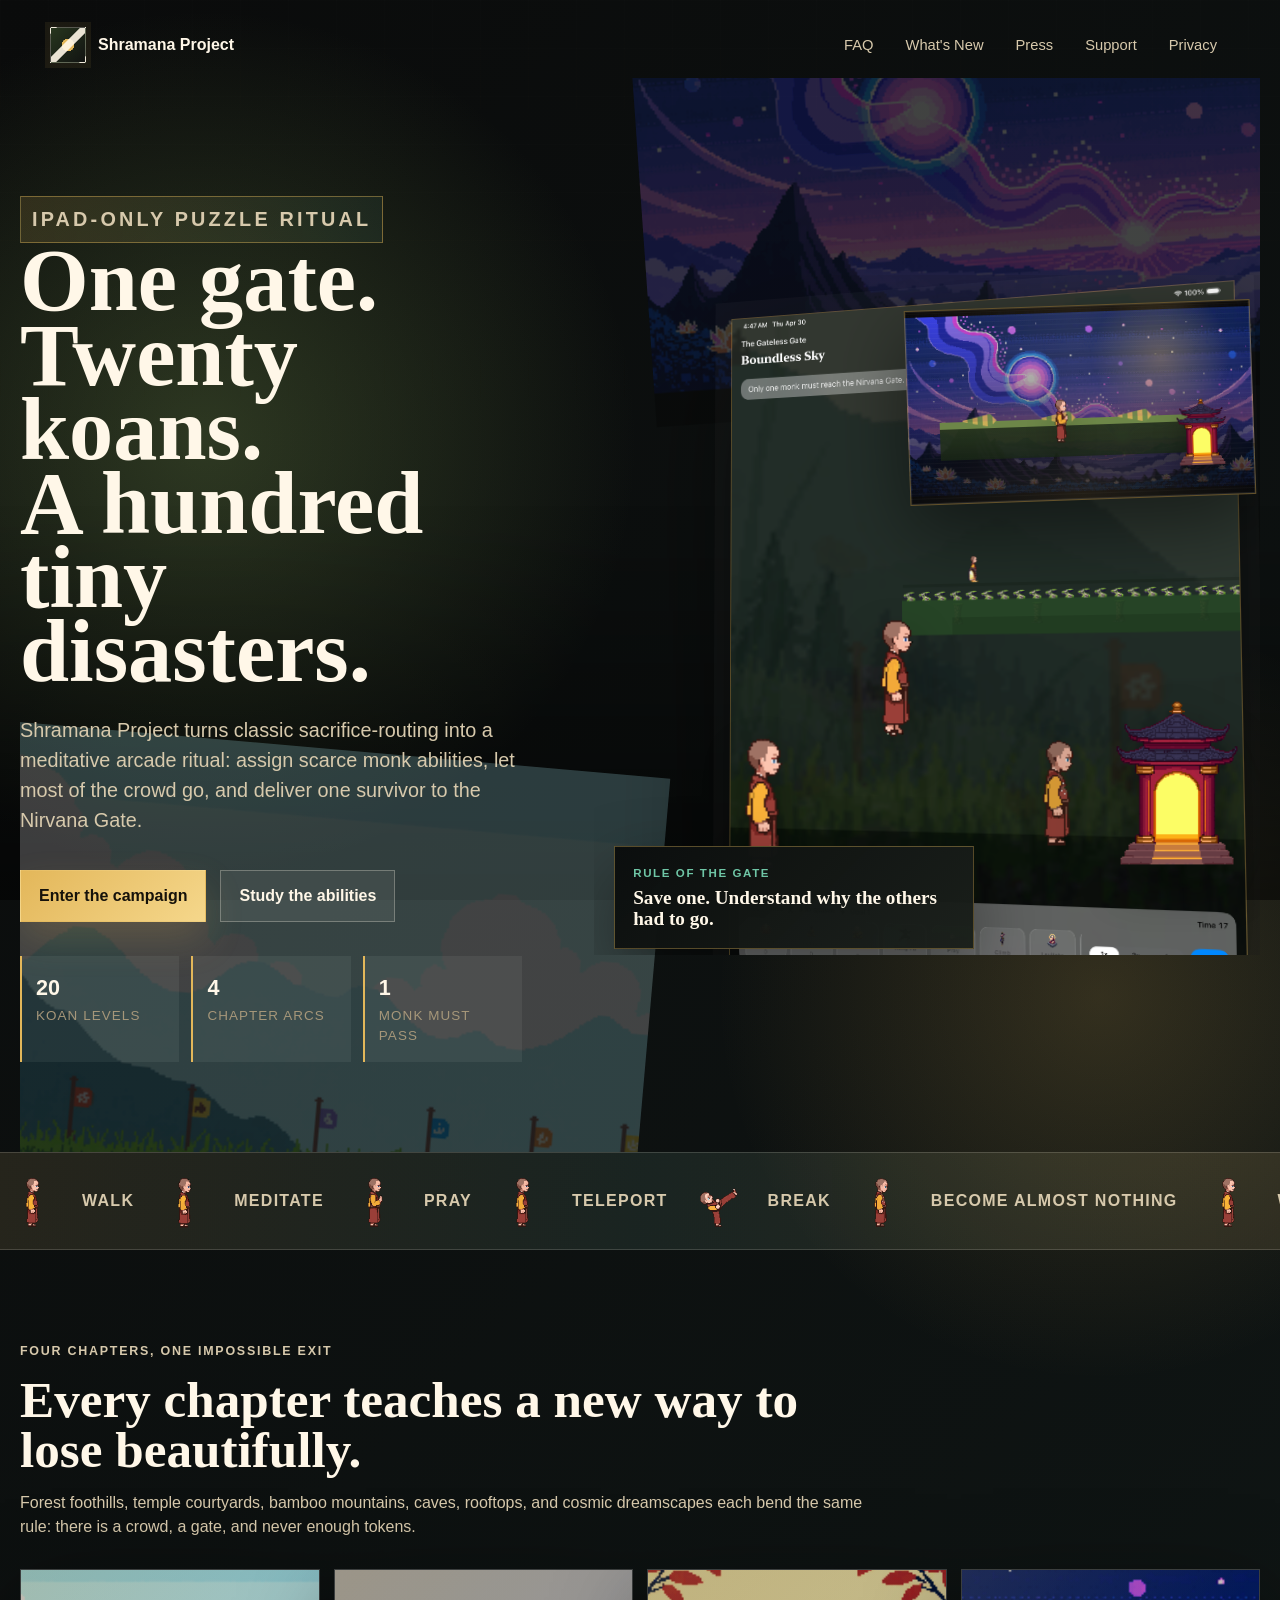
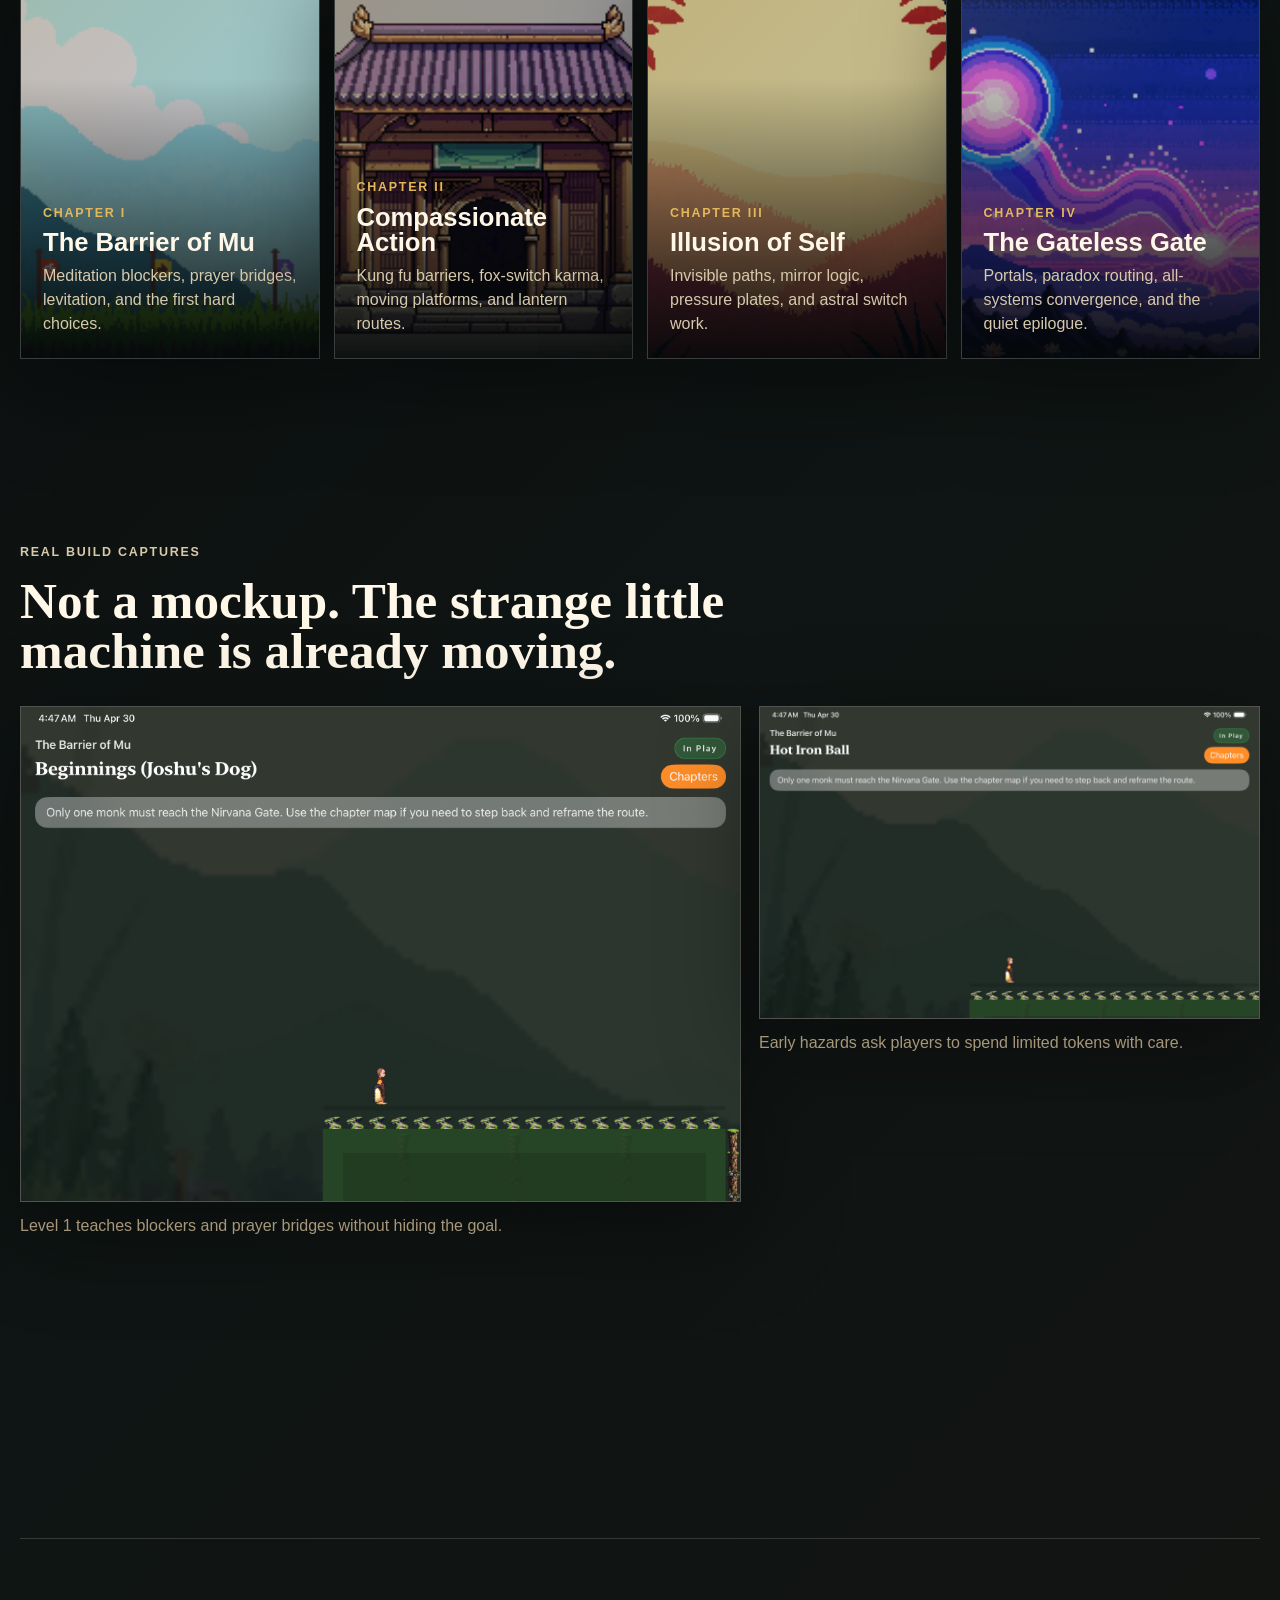
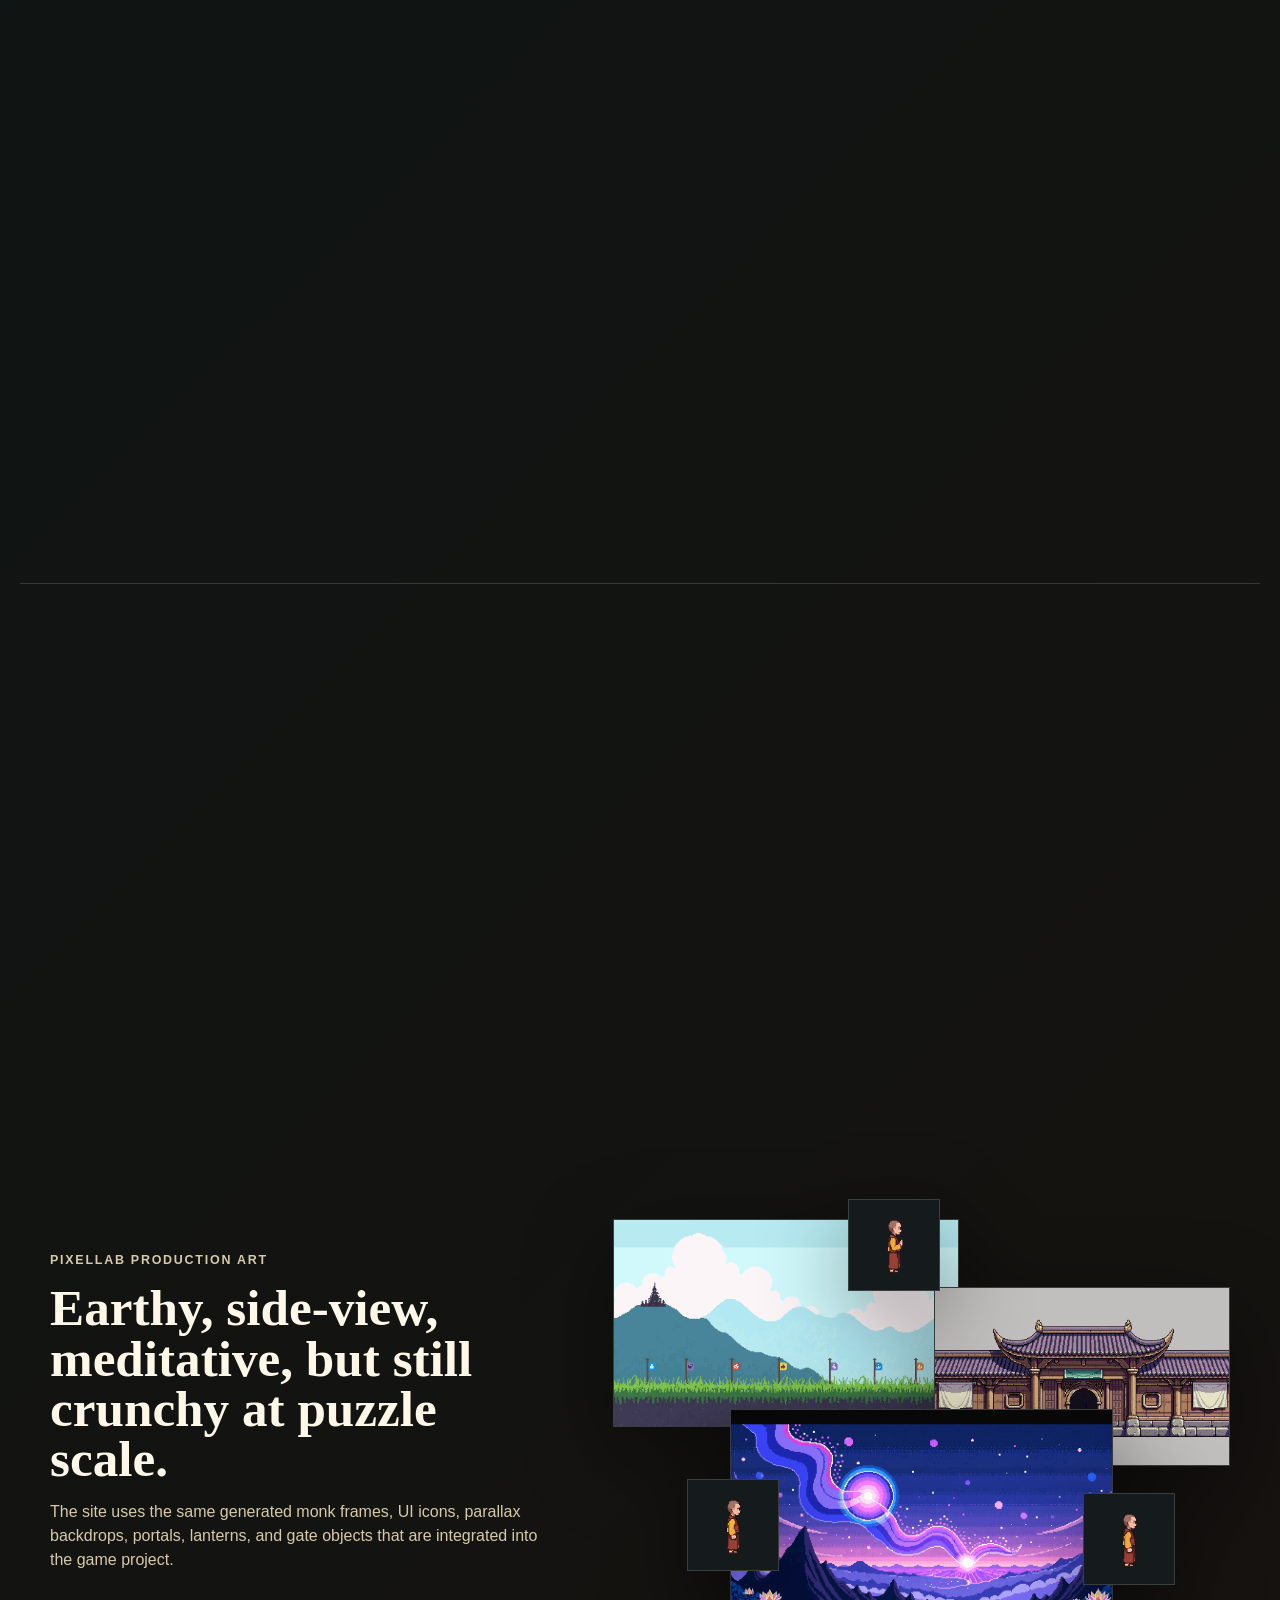
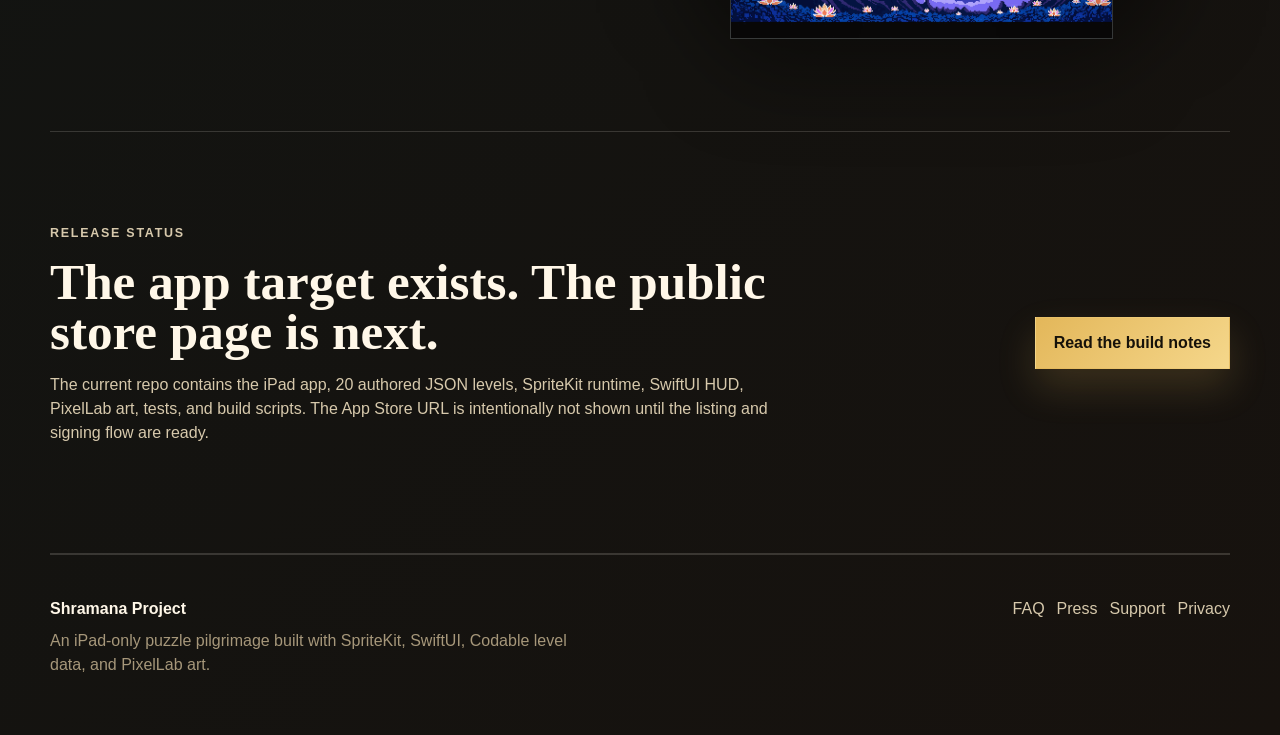
<file: index.html>
<!doctype html>
<html lang="en">
  <head>
    <meta charset="utf-8">
    <meta name="viewport" content="width=device-width, initial-scale=1">
    <title>Shramana Project | iPad Puzzle Pilgrimage</title>
    <meta name="description" content="Shramana Project is an iPad-only SpriteKit puzzle game where you guide monks through koan-inspired levels and sacrifice almost everyone so one monk reaches the Nirvana Gate.">
    <link rel="canonical" href="https://ninjatomonline.github.io/shramana-site/">
    <meta property="og:title" content="Shramana Project">
    <meta property="og:description" content="A koan-driven iPad puzzle pilgrimage where only one monk reaches the gate.">
    <meta property="og:type" content="website">
    <meta property="og:url" content="https://ninjatomonline.github.io/shramana-site/">
    <meta property="og:image" content="https://ninjatomonline.github.io/shramana-site/assets/screenshots/level-20.png">
    <link rel="icon" href="assets/icons/shr_icon_meditate.png">
    <link rel="manifest" href="site.webmanifest">
    <link rel="stylesheet" href="site.css">
  </head>
  <body>
    <header class="site-header">
      <a class="brand" href="index.html" aria-label="Shramana Project home">
        <span class="brand-mark" aria-hidden="true"></span>
        <span>Shramana Project</span>
      </a>
      <nav class="site-nav" aria-label="Primary navigation">
        <a href="faq.html">FAQ</a>
        <a href="whats-new.html">What's New</a>
        <a href="press.html">Press</a>
        <a href="support.html">Support</a>
        <a href="privacy.html">Privacy</a>
      </nav>
    </header>

    <main>
      <section class="hero home-hero" aria-labelledby="hero-title">
        <div class="hero-atmosphere" aria-hidden="true">
          <img src="assets/art/bg_cosmic_layer0.png" alt="">
          <img src="assets/art/bg_grassland_layer0.png" alt="">
        </div>
        <div class="hero-copy" data-reveal>
          <p class="hero-signal">iPad-only puzzle ritual</p>
          <h1 id="hero-title"><span>One gate.</span><span>Twenty koans.</span><span>A hundred tiny disasters.</span></h1>
          <p>
            Shramana Project turns classic sacrifice-routing into a meditative arcade ritual:
            assign scarce monk abilities, let most of the crowd go, and deliver one survivor to
            the Nirvana Gate.
          </p>
          <div class="hero-actions" aria-label="Primary actions">
            <a class="button primary" href="#campaign">Enter the campaign</a>
            <a class="button secondary" href="#abilities">Study the abilities</a>
          </div>
          <dl class="proof-strip" aria-label="Game facts">
            <div><dt>20</dt><dd>koan levels</dd></div>
            <div><dt>4</dt><dd>chapter arcs</dd></div>
            <div><dt>1</dt><dd>monk must pass</dd></div>
          </dl>
        </div>
        <div class="hero-stage temple-stage" aria-label="Shramana Project gameplay art" data-reveal>
          <div class="stage-glow" aria-hidden="true"></div>
          <div class="hero-loop" aria-label="Looping gameplay vignette">
            <div class="loop-sky" aria-hidden="true"></div>
            <div class="loop-rail" aria-hidden="true"><span></span><span></span><span></span></div>
            <img class="loop-monk walker-a" src="assets/monks/monk_static_east.png" alt="">
            <img class="loop-monk walker-b" src="assets/monks/prayLoop_0.png" alt="">
            <img class="loop-monk walker-c" src="assets/monks/levitate_0.png" alt="">
            <img class="loop-gate" src="assets/art/obj_exitGate_active.png" alt="">
            <div class="loop-cue cue-pray" aria-hidden="true">Pray</div>
            <div class="loop-cue cue-gate" aria-hidden="true">Gate opens</div>
          </div>
          <img class="hero-screen" src="assets/screenshots/level-20.png" alt="Cosmic endgame level screenshot from Shramana Project">
          <img class="hero-monk monk-one" src="assets/monks/monk_static_east.png" alt="">
          <img class="hero-monk monk-two" src="assets/monks/levitate_0.png" alt="">
          <img class="hero-monk monk-three" src="assets/monks/astralMove_0.png" alt="">
          <img class="hero-object gate" src="assets/art/obj_exitGate_active.png" alt="">
          <div class="koan-ticket" aria-label="Core rule">
            <span>Rule of the gate</span>
            <strong>Save one. Understand why the others had to go.</strong>
          </div>
        </div>
      </section>

      <section class="monk-marquee" aria-label="Monk action strip">
        <div>
          <img src="assets/monks/monk_static_east.png" alt="">
          <span>walk</span>
          <img src="assets/monks/meditateHold_0.png" alt="">
          <span>meditate</span>
          <img src="assets/monks/prayLoop_0.png" alt="">
          <span>pray</span>
          <img src="assets/monks/teleportIn_0.png" alt="">
          <span>teleport</span>
          <img src="assets/monks/kungFu_3.png" alt="">
          <span>break</span>
          <img src="assets/monks/astralMove_0.png" alt="">
          <span>become almost nothing</span>
        </div>
      </section>

      <section class="section chapter-runway" id="campaign" aria-labelledby="campaign-title">
        <div class="section-heading" data-reveal>
          <p class="section-kicker">Four chapters, one impossible exit</p>
          <h2 id="campaign-title">Every chapter teaches a new way to lose beautifully.</h2>
          <p>
            Forest foothills, temple courtyards, bamboo mountains, caves, rooftops, and cosmic
            dreamscapes each bend the same rule: there is a crowd, a gate, and never enough tokens.
          </p>
        </div>
        <div class="chapter-cards" aria-label="Campaign chapters">
          <article data-reveal><img src="assets/art/bg_grassland_layer0.png" alt=""><span>Chapter I</span><h3>The Barrier of Mu</h3><p>Meditation blockers, prayer bridges, levitation, and the first hard choices.</p></article>
          <article data-reveal><img src="assets/art/bg_temple_layer0.png" alt=""><span>Chapter II</span><h3>Compassionate Action</h3><p>Kung fu barriers, fox-switch karma, moving platforms, and lantern routes.</p></article>
          <article data-reveal><img src="assets/art/bg_bamboo_layer0.png" alt=""><span>Chapter III</span><h3>Illusion of Self</h3><p>Invisible paths, mirror logic, pressure plates, and astral switch work.</p></article>
          <article data-reveal><img src="assets/art/bg_cosmic_layer0.png" alt=""><span>Chapter IV</span><h3>The Gateless Gate</h3><p>Portals, paradox routing, all-systems convergence, and the quiet epilogue.</p></article>
        </div>
      </section>

      <section class="section proof-cinema" aria-labelledby="showcase-title">
        <div class="section-heading" data-reveal>
          <p class="section-kicker">Real build captures</p>
          <h2 id="showcase-title">Not a mockup. The strange little machine is already moving.</h2>
        </div>
        <div class="cinema-grid">
          <figure class="cinema-lead" data-reveal>
            <img src="assets/screenshots/level-1.png" alt="Tutorial level screenshot showing the early forest route">
            <figcaption>Level 1 teaches blockers and prayer bridges without hiding the goal.</figcaption>
          </figure>
          <div class="cinema-stack">
            <figure data-reveal>
              <img src="assets/screenshots/level-2.png" alt="Second level screenshot with hazards and early ability timing">
              <figcaption>Early hazards ask players to spend limited tokens with care.</figcaption>
            </figure>
            <figure data-reveal>
              <img src="assets/screenshots/level-19.png" alt="Late game screenshot from the all-monks-dead level">
              <figcaption>Late puzzles bend the goal itself, including an all-monks-die completion.</figcaption>
            </figure>
          </div>
        </div>
      </section>

      <section class="section ability-theater" id="abilities" aria-labelledby="abilities-title">
        <div class="ability-stage" data-reveal>
          <p class="section-kicker">Ability altar</p>
          <h2 id="abilities-title">Tap a verb. Watch the doctrine get tactical.</h2>
          <div class="ability-spotlight" aria-live="polite">
            <img id="ability-frame" src="assets/monks/meditateHold_0.png" alt="">
            <div>
              <span id="ability-label">Meditate</span>
              <p id="ability-copy">Become a living blocker and redirect the crowd.</p>
            </div>
          </div>
        </div>
        <div class="ability-controls" aria-label="Ability selector" data-reveal>
          <button class="ability-chip is-active" type="button" data-label="Meditate" data-copy="Become a living blocker and redirect the crowd." data-frame="assets/monks/meditateHold_0.png"><img src="assets/icons/shr_icon_meditate.png" alt="">Meditate</button>
          <button class="ability-chip" type="button" data-label="Pray" data-copy="Call temporary bridges and hidden platforms into being." data-frame="assets/monks/prayLoop_0.png"><img src="assets/icons/shr_icon_pray.png" alt="">Pray</button>
          <button class="ability-chip" type="button" data-label="Levitate" data-copy="Survive deadly drops or cross a dangerous gap." data-frame="assets/monks/levitate_0.png"><img src="assets/icons/shr_icon_levitate.png" alt="">Levitate</button>
          <button class="ability-chip" type="button" data-label="Kung Fu" data-copy="Break barriers when compassion needs a sharp edge." data-frame="assets/monks/kungFu_3.png"><img src="assets/icons/shr_icon_kungFu.png" alt="">Kung Fu</button>
          <button class="ability-chip" type="button" data-label="Astral Projection" data-copy="Leave the body briefly to hit unreachable switches." data-frame="assets/monks/astralMove_0.png"><img src="assets/icons/shr_icon_astralProjection.png" alt="">Astral</button>
          <button class="ability-chip" type="button" data-label="Teleport" data-copy="Thread the final chapter through portal sequences." data-frame="assets/monks/teleportIn_0.png"><img src="assets/icons/shr_icon_teleport.png" alt="">Teleport</button>
          <button class="ability-chip" type="button" data-label="Stop Chanting" data-copy="Freeze timing hazards and moving platforms at the right breath." data-frame="assets/monks/monk_static_east.png"><img src="assets/icons/shr_icon_stopChanting.png" alt="">Stop</button>
          <button class="ability-chip" type="button" data-label="Sacrifice" data-copy="Spend a monk so another can make the final step." data-frame="assets/monks/astralMove_0.png"><img src="assets/icons/shr_icon_selfSacrifice.png" alt="">Sacrifice</button>
        </div>
      </section>

      <section class="section story-ribbon" aria-labelledby="story-title">
        <div data-reveal>
          <p class="section-kicker">Koan-driven structure</p>
          <h2 id="story-title">The joke is cosmic. The puzzle is exact.</h2>
        </div>
        <div class="story-panels">
          <article data-reveal><strong>Joshu's Dog</strong><p>The first barrier becomes a routing lesson: a blocker is not a wall, it is a question.</p></article>
          <article data-reveal><strong>Hyakujo's Fox</strong><p>Wrong switches create consequences, because cause and effect are not optional.</p></article>
          <article data-reveal><strong>The Gateless Gate</strong><p>The final route is a portal sequence, a sacrifice chain, and then the gate breaks open.</p></article>
        </div>
      </section>

      <section class="section art-band" aria-labelledby="art-title">
        <div class="art-copy" data-reveal>
          <p class="section-kicker">PixelLab production art</p>
          <h2 id="art-title">Earthy, side-view, meditative, but still crunchy at puzzle scale.</h2>
          <p>
            The site uses the same generated monk frames, UI icons, parallax backdrops, portals,
            lanterns, and gate objects that are integrated into the game project.
          </p>
        </div>
        <div class="art-collage" aria-hidden="true" data-reveal>
          <img src="assets/art/bg_grassland_layer0.png" alt="">
          <img src="assets/art/bg_temple_layer0.png" alt="">
          <img src="assets/art/bg_cosmic_layer0.png" alt="">
          <img src="assets/monks/meditateHold_0.png" alt="">
          <img src="assets/monks/prayLoop_0.png" alt="">
          <img src="assets/monks/teleportIn_0.png" alt="">
        </div>
      </section>

      <section class="section release-note" aria-labelledby="release-title">
        <div data-reveal>
          <p class="section-kicker">Release status</p>
          <h2 id="release-title">The app target exists. The public store page is next.</h2>
          <p>
            The current repo contains the iPad app, 20 authored JSON levels, SpriteKit runtime,
            SwiftUI HUD, PixelLab art, tests, and build scripts. The App Store URL is intentionally
            not shown until the listing and signing flow are ready.
          </p>
        </div>
        <a class="button primary" href="whats-new.html">Read the build notes</a>
      </section>
    </main>

    <footer class="site-footer">
      <div>
        <strong>Shramana Project</strong>
        <p>An iPad-only puzzle pilgrimage built with SpriteKit, SwiftUI, Codable level data, and PixelLab art.</p>
      </div>
      <nav aria-label="Footer navigation">
        <a href="faq.html">FAQ</a>
        <a href="press.html">Press</a>
        <a href="support.html">Support</a>
        <a href="privacy.html">Privacy</a>
      </nav>
    </footer>
    <script src="site.js"></script>
  </body>
</html>
</file>
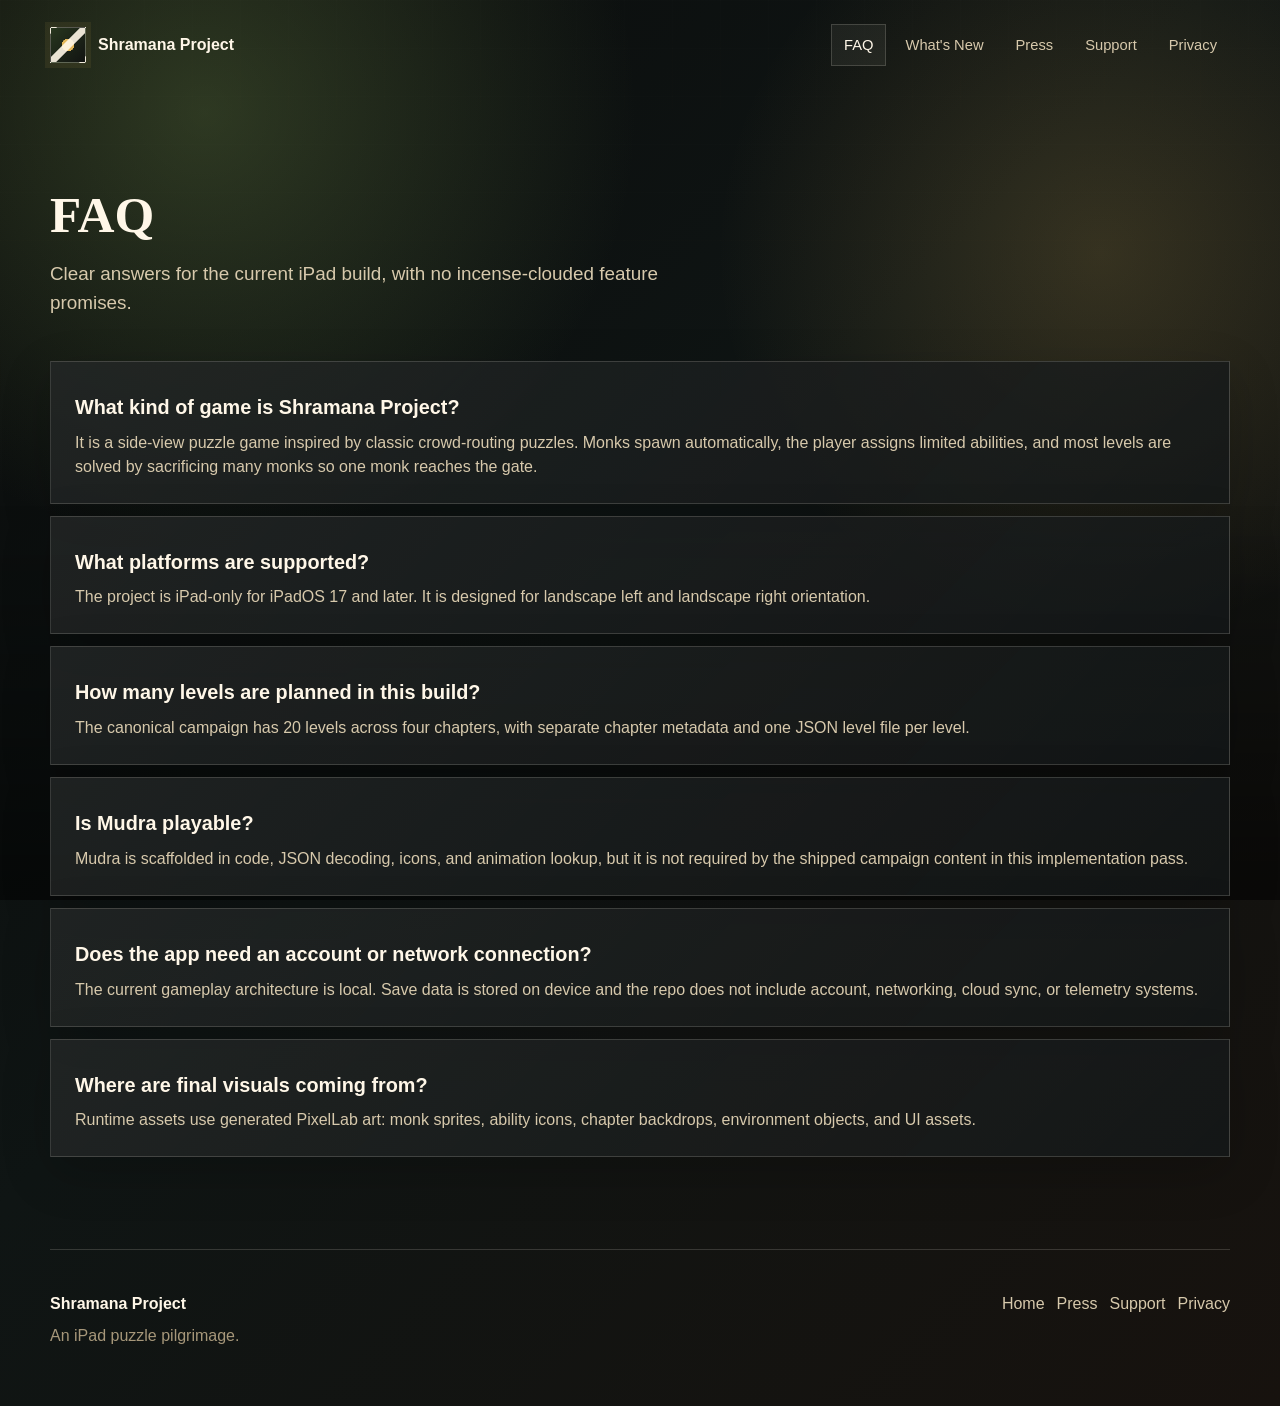
<file: faq.html>
<!doctype html>
<html lang="en">
  <head>
    <meta charset="utf-8">
    <meta name="viewport" content="width=device-width, initial-scale=1">
    <title>FAQ | Shramana Project</title>
    <meta name="description" content="Frequently asked questions for Shramana Project, an iPad-only Buddhist-themed puzzle game.">
    <link rel="canonical" href="https://ninjatomonline.github.io/shramana-site/faq.html">
    <meta property="og:url" content="https://ninjatomonline.github.io/shramana-site/faq.html">
    <meta property="og:title" content="Shramana Project FAQ">
    <meta property="og:description" content="Platform, gameplay, privacy, and release answers for Shramana Project.">
    <link rel="icon" href="assets/icons/shr_icon_meditate.png">
    <link rel="stylesheet" href="site.css">
  </head>
  <body>
    <header class="site-header">
      <a class="brand" href="index.html"><span class="brand-mark" aria-hidden="true"></span><span>Shramana Project</span></a>
      <nav class="site-nav" aria-label="Primary navigation">
        <a href="faq.html">FAQ</a>
        <a href="whats-new.html">What's New</a>
        <a href="press.html">Press</a>
        <a href="support.html">Support</a>
        <a href="privacy.html">Privacy</a>
      </nav>
    </header>
    <main class="subpage">
      <section class="page-hero">
        <h1>FAQ</h1>
        <p>Clear answers for the current iPad build, with no incense-clouded feature promises.</p>
      </section>
      <section class="faq-list">
        <article><h2>What kind of game is Shramana Project?</h2><p>It is a side-view puzzle game inspired by classic crowd-routing puzzles. Monks spawn automatically, the player assigns limited abilities, and most levels are solved by sacrificing many monks so one monk reaches the gate.</p></article>
        <article><h2>What platforms are supported?</h2><p>The project is iPad-only for iPadOS 17 and later. It is designed for landscape left and landscape right orientation.</p></article>
        <article><h2>How many levels are planned in this build?</h2><p>The canonical campaign has 20 levels across four chapters, with separate chapter metadata and one JSON level file per level.</p></article>
        <article><h2>Is Mudra playable?</h2><p>Mudra is scaffolded in code, JSON decoding, icons, and animation lookup, but it is not required by the shipped campaign content in this implementation pass.</p></article>
        <article><h2>Does the app need an account or network connection?</h2><p>The current gameplay architecture is local. Save data is stored on device and the repo does not include account, networking, cloud sync, or telemetry systems.</p></article>
        <article><h2>Where are final visuals coming from?</h2><p>Runtime assets use generated PixelLab art: monk sprites, ability icons, chapter backdrops, environment objects, and UI assets.</p></article>
      </section>
    </main>
    <footer class="site-footer">
      <div><strong>Shramana Project</strong><p>An iPad puzzle pilgrimage.</p></div>
      <nav aria-label="Footer navigation"><a href="index.html">Home</a><a href="press.html">Press</a><a href="support.html">Support</a><a href="privacy.html">Privacy</a></nav>
    </footer>
    <script src="site.js"></script>
  </body>
</html>
</file>
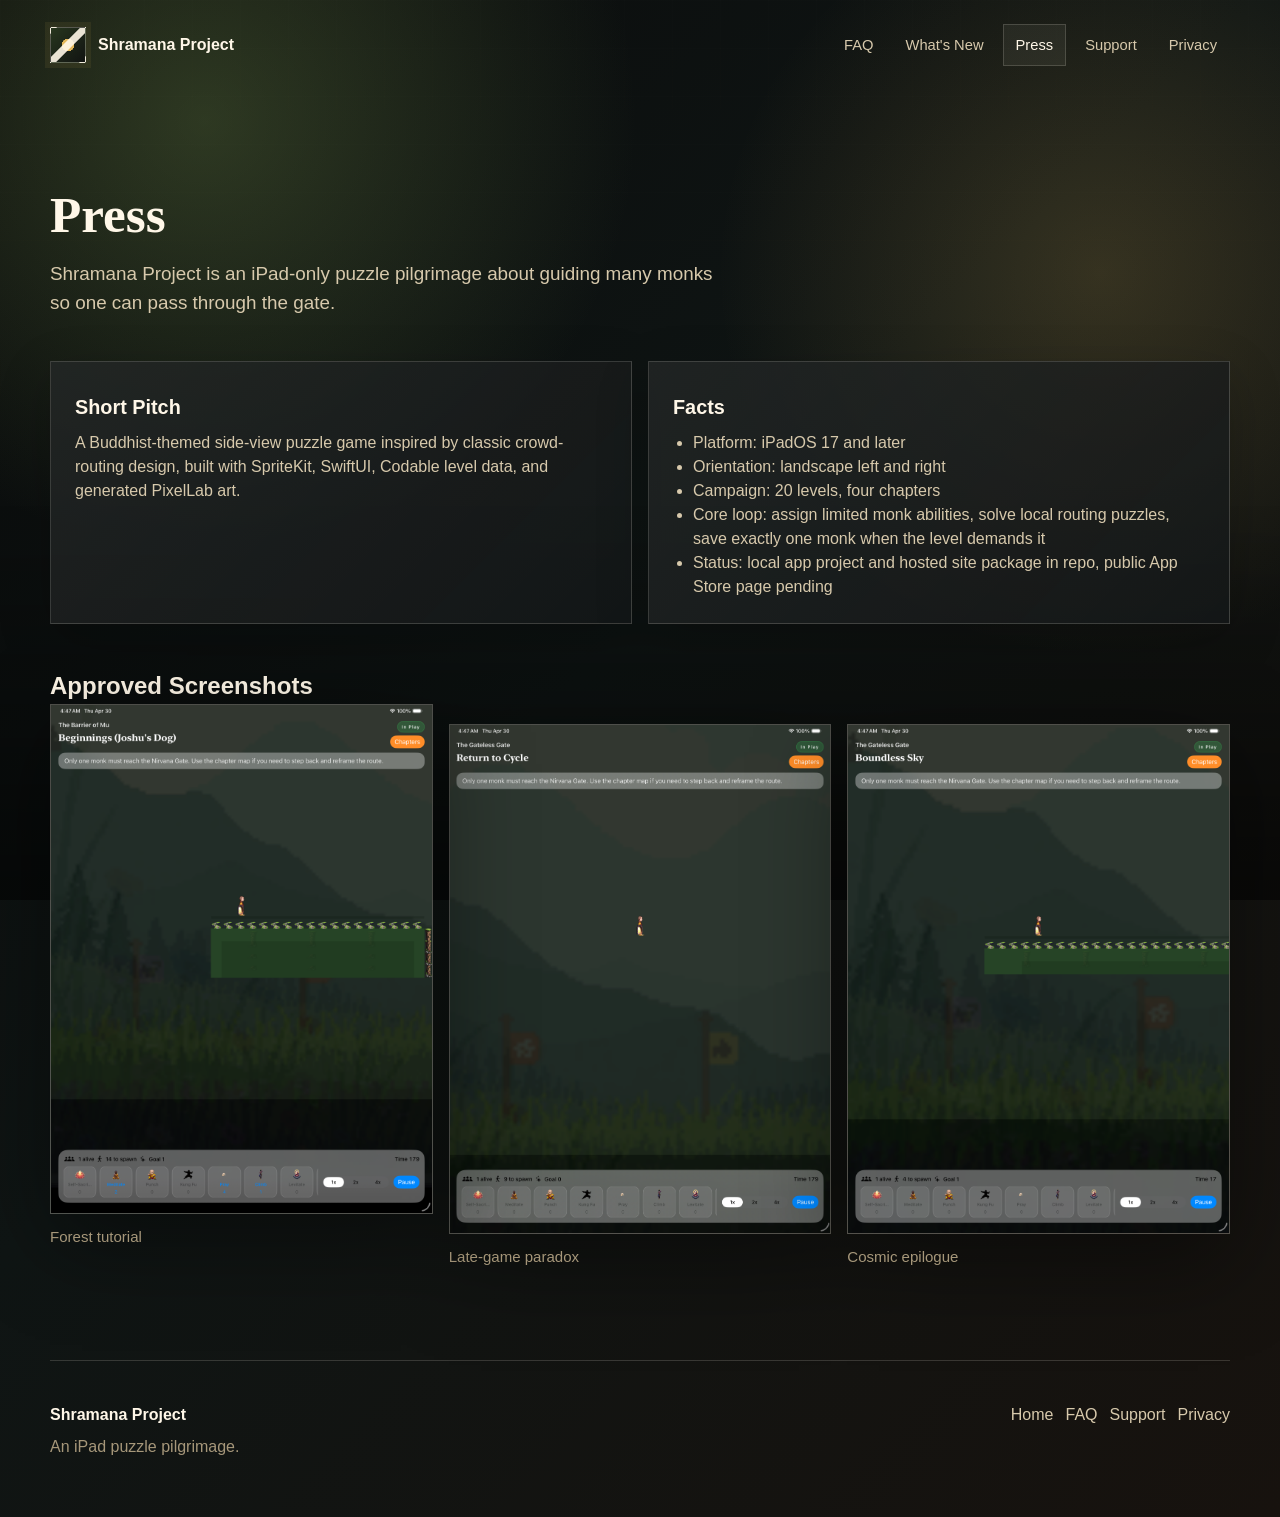
<file: press.html>
<!doctype html>
<html lang="en">
  <head>
    <meta charset="utf-8">
    <meta name="viewport" content="width=device-width, initial-scale=1">
    <title>Press | Shramana Project</title>
    <meta name="description" content="Press facts, screenshots, and short copy for Shramana Project.">
    <link rel="canonical" href="https://ninjatomonline.github.io/shramana-site/press.html">
    <meta property="og:url" content="https://ninjatomonline.github.io/shramana-site/press.html">
    <meta property="og:title" content="Shramana Project Press Kit">
    <meta property="og:description" content="Press facts and approved screenshots for the iPad puzzle game.">
    <link rel="icon" href="assets/icons/shr_icon_meditate.png">
    <link rel="stylesheet" href="site.css">
  </head>
  <body>
    <header class="site-header">
      <a class="brand" href="index.html"><span class="brand-mark" aria-hidden="true"></span><span>Shramana Project</span></a>
      <nav class="site-nav" aria-label="Primary navigation">
        <a href="faq.html">FAQ</a>
        <a href="whats-new.html">What's New</a>
        <a href="press.html">Press</a>
        <a href="support.html">Support</a>
        <a href="privacy.html">Privacy</a>
      </nav>
    </header>
    <main class="subpage">
      <section class="page-hero press-hero">
        <h1>Press</h1>
        <p>Shramana Project is an iPad-only puzzle pilgrimage about guiding many monks so one can pass through the gate.</p>
      </section>
      <section class="press-grid">
        <article>
          <h2>Short Pitch</h2>
          <p>A Buddhist-themed side-view puzzle game inspired by classic crowd-routing design, built with SpriteKit, SwiftUI, Codable level data, and generated PixelLab art.</p>
        </article>
        <article>
          <h2>Facts</h2>
          <ul>
            <li>Platform: iPadOS 17 and later</li>
            <li>Orientation: landscape left and right</li>
            <li>Campaign: 20 levels, four chapters</li>
            <li>Core loop: assign limited monk abilities, solve local routing puzzles, save exactly one monk when the level demands it</li>
            <li>Status: local app project and hosted site package in repo, public App Store page pending</li>
          </ul>
        </article>
      </section>
      <section class="press-assets" aria-labelledby="press-assets-title">
        <h2 id="press-assets-title">Approved Screenshots</h2>
        <div class="screenshot-wall compact">
          <figure><img src="assets/screenshots/level-1.png" alt="Shramana Project forest tutorial screenshot"><figcaption>Forest tutorial</figcaption></figure>
          <figure><img src="assets/screenshots/level-19.png" alt="Shramana Project late-game level screenshot"><figcaption>Late-game paradox</figcaption></figure>
          <figure><img src="assets/screenshots/level-20.png" alt="Shramana Project epilogue screenshot"><figcaption>Cosmic epilogue</figcaption></figure>
        </div>
      </section>
    </main>
    <footer class="site-footer">
      <div><strong>Shramana Project</strong><p>An iPad puzzle pilgrimage.</p></div>
      <nav aria-label="Footer navigation"><a href="index.html">Home</a><a href="faq.html">FAQ</a><a href="support.html">Support</a><a href="privacy.html">Privacy</a></nav>
    </footer>
    <script src="site.js"></script>
  </body>
</html>
</file>
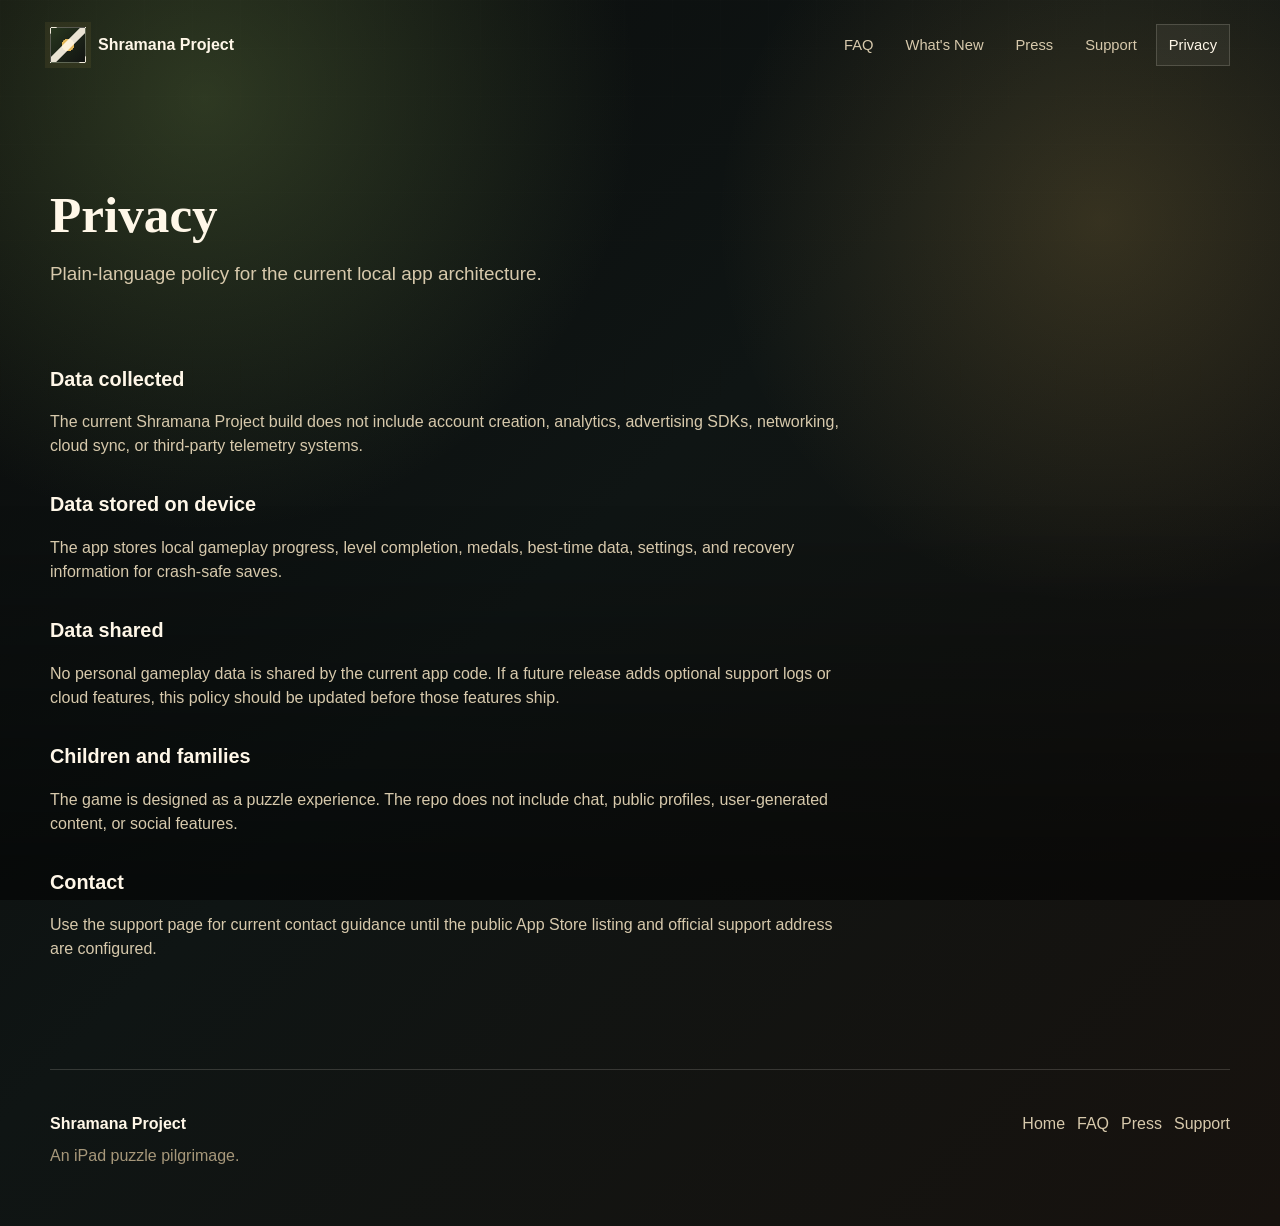
<file: privacy.html>
<!doctype html>
<html lang="en">
  <head>
    <meta charset="utf-8">
    <meta name="viewport" content="width=device-width, initial-scale=1">
    <title>Privacy | Shramana Project</title>
    <meta name="description" content="Plain-language privacy policy for Shramana Project.">
    <link rel="canonical" href="https://ninjatomonline.github.io/shramana-site/privacy.html">
    <meta property="og:url" content="https://ninjatomonline.github.io/shramana-site/privacy.html">
    <meta property="og:title" content="Shramana Project Privacy">
    <meta property="og:description" content="What the current Shramana Project app stores and does not collect.">
    <link rel="icon" href="assets/icons/shr_icon_meditate.png">
    <link rel="stylesheet" href="site.css">
  </head>
  <body>
    <header class="site-header">
      <a class="brand" href="index.html"><span class="brand-mark" aria-hidden="true"></span><span>Shramana Project</span></a>
      <nav class="site-nav" aria-label="Primary navigation">
        <a href="faq.html">FAQ</a>
        <a href="whats-new.html">What's New</a>
        <a href="press.html">Press</a>
        <a href="support.html">Support</a>
        <a href="privacy.html">Privacy</a>
      </nav>
    </header>
    <main class="subpage legal">
      <section class="page-hero">
        <h1>Privacy</h1>
        <p>Plain-language policy for the current local app architecture.</p>
      </section>
      <section>
        <h2>Data collected</h2>
        <p>The current Shramana Project build does not include account creation, analytics, advertising SDKs, networking, cloud sync, or third-party telemetry systems.</p>
        <h2>Data stored on device</h2>
        <p>The app stores local gameplay progress, level completion, medals, best-time data, settings, and recovery information for crash-safe saves.</p>
        <h2>Data shared</h2>
        <p>No personal gameplay data is shared by the current app code. If a future release adds optional support logs or cloud features, this policy should be updated before those features ship.</p>
        <h2>Children and families</h2>
        <p>The game is designed as a puzzle experience. The repo does not include chat, public profiles, user-generated content, or social features.</p>
        <h2>Contact</h2>
        <p>Use the support page for current contact guidance until the public App Store listing and official support address are configured.</p>
      </section>
    </main>
    <footer class="site-footer">
      <div><strong>Shramana Project</strong><p>An iPad puzzle pilgrimage.</p></div>
      <nav aria-label="Footer navigation"><a href="index.html">Home</a><a href="faq.html">FAQ</a><a href="press.html">Press</a><a href="support.html">Support</a></nav>
    </footer>
    <script src="site.js"></script>
  </body>
</html>
</file>
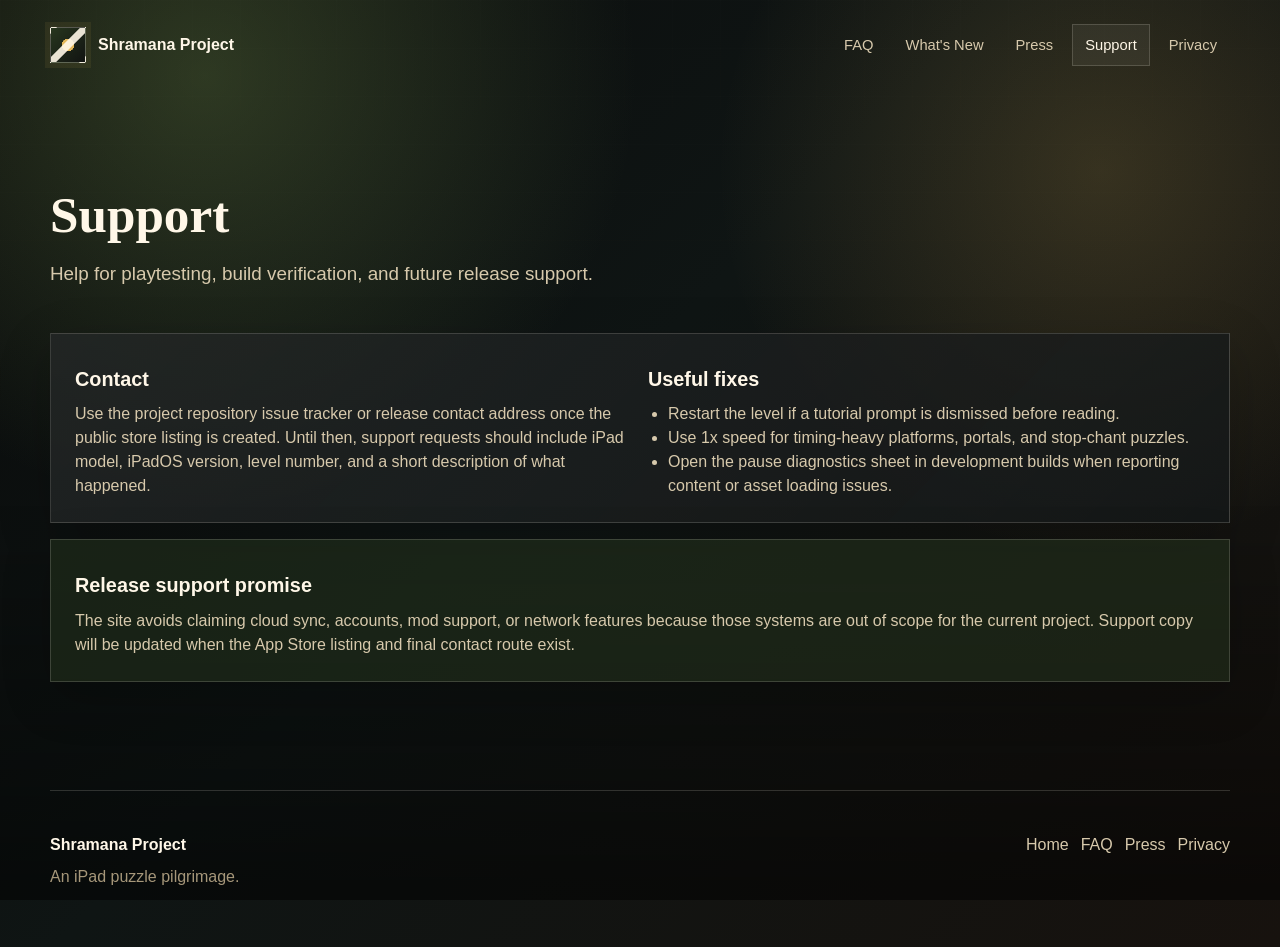
<file: support.html>
<!doctype html>
<html lang="en">
  <head>
    <meta charset="utf-8">
    <meta name="viewport" content="width=device-width, initial-scale=1">
    <title>Support | Shramana Project</title>
    <meta name="description" content="Support information for Shramana Project.">
    <link rel="canonical" href="https://ninjatomonline.github.io/shramana-site/support.html">
    <meta property="og:url" content="https://ninjatomonline.github.io/shramana-site/support.html">
    <meta property="og:title" content="Shramana Project Support">
    <meta property="og:description" content="Troubleshooting and contact paths for Shramana Project.">
    <link rel="icon" href="assets/icons/shr_icon_meditate.png">
    <link rel="stylesheet" href="site.css">
  </head>
  <body>
    <header class="site-header">
      <a class="brand" href="index.html"><span class="brand-mark" aria-hidden="true"></span><span>Shramana Project</span></a>
      <nav class="site-nav" aria-label="Primary navigation">
        <a href="faq.html">FAQ</a>
        <a href="whats-new.html">What's New</a>
        <a href="press.html">Press</a>
        <a href="support.html">Support</a>
        <a href="privacy.html">Privacy</a>
      </nav>
    </header>
    <main class="subpage">
      <section class="page-hero">
        <h1>Support</h1>
        <p>Help for playtesting, build verification, and future release support.</p>
      </section>
      <section class="support-panel">
        <div>
          <h2>Contact</h2>
          <p>Use the project repository issue tracker or release contact address once the public store listing is created. Until then, support requests should include iPad model, iPadOS version, level number, and a short description of what happened.</p>
        </div>
        <div>
          <h2>Useful fixes</h2>
          <ul>
            <li>Restart the level if a tutorial prompt is dismissed before reading.</li>
            <li>Use 1x speed for timing-heavy platforms, portals, and stop-chant puzzles.</li>
            <li>Open the pause diagnostics sheet in development builds when reporting content or asset loading issues.</li>
          </ul>
        </div>
      </section>
      <section class="support-panel calm">
        <h2>Release support promise</h2>
        <p>The site avoids claiming cloud sync, accounts, mod support, or network features because those systems are out of scope for the current project. Support copy will be updated when the App Store listing and final contact route exist.</p>
      </section>
    </main>
    <footer class="site-footer">
      <div><strong>Shramana Project</strong><p>An iPad puzzle pilgrimage.</p></div>
      <nav aria-label="Footer navigation"><a href="index.html">Home</a><a href="faq.html">FAQ</a><a href="press.html">Press</a><a href="privacy.html">Privacy</a></nav>
    </footer>
    <script src="site.js"></script>
  </body>
</html>
</file>
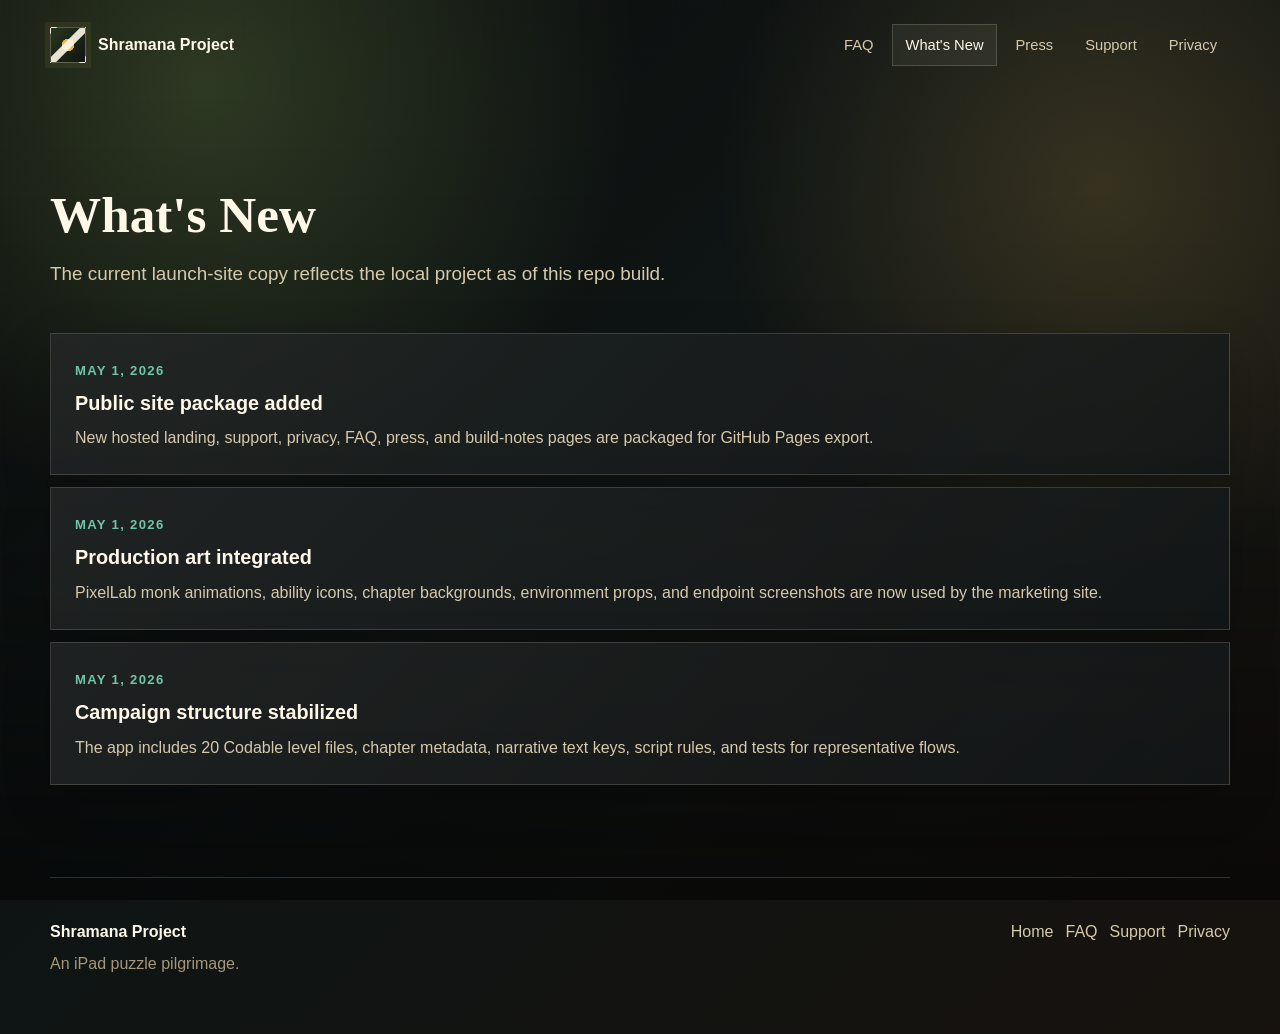
<file: whats-new.html>
<!doctype html>
<html lang="en">
  <head>
    <meta charset="utf-8">
    <meta name="viewport" content="width=device-width, initial-scale=1">
    <title>What's New | Shramana Project</title>
    <meta name="description" content="Current build notes for Shramana Project.">
    <link rel="canonical" href="https://ninjatomonline.github.io/shramana-site/whats-new.html">
    <meta property="og:url" content="https://ninjatomonline.github.io/shramana-site/whats-new.html">
    <meta property="og:title" content="Shramana Project Build Notes">
    <meta property="og:description" content="Current progress on the iPad-only SpriteKit puzzle game.">
    <link rel="icon" href="assets/icons/shr_icon_meditate.png">
    <link rel="stylesheet" href="site.css">
  </head>
  <body>
    <header class="site-header">
      <a class="brand" href="index.html"><span class="brand-mark" aria-hidden="true"></span><span>Shramana Project</span></a>
      <nav class="site-nav" aria-label="Primary navigation">
        <a href="faq.html">FAQ</a>
        <a href="whats-new.html">What's New</a>
        <a href="press.html">Press</a>
        <a href="support.html">Support</a>
        <a href="privacy.html">Privacy</a>
      </nav>
    </header>
    <main class="subpage">
      <section class="page-hero">
        <h1>What's New</h1>
        <p>The current launch-site copy reflects the local project as of this repo build.</p>
      </section>
      <section class="release-timeline">
        <article>
          <time datetime="2026-05-01">May 1, 2026</time>
          <h2>Public site package added</h2>
          <p>New hosted landing, support, privacy, FAQ, press, and build-notes pages are packaged for GitHub Pages export.</p>
        </article>
        <article>
          <time datetime="2026-05-01">May 1, 2026</time>
          <h2>Production art integrated</h2>
          <p>PixelLab monk animations, ability icons, chapter backgrounds, environment props, and endpoint screenshots are now used by the marketing site.</p>
        </article>
        <article>
          <time datetime="2026-05-01">May 1, 2026</time>
          <h2>Campaign structure stabilized</h2>
          <p>The app includes 20 Codable level files, chapter metadata, narrative text keys, script rules, and tests for representative flows.</p>
        </article>
      </section>
    </main>
    <footer class="site-footer">
      <div><strong>Shramana Project</strong><p>An iPad puzzle pilgrimage.</p></div>
      <nav aria-label="Footer navigation"><a href="index.html">Home</a><a href="faq.html">FAQ</a><a href="support.html">Support</a><a href="privacy.html">Privacy</a></nav>
    </footer>
    <script src="site.js"></script>
  </body>
</html>
</file>
<file: site.css>
:root {
  color-scheme: dark;
  --ink: #fff7e8;
  --ink-soft: #d7c9ac;
  --ink-muted: #a6977a;
  --night: #090a0d;
  --night-2: #10141a;
  --moss: #718c4a;
  --moss-dark: #27361e;
  --gold: #e3b75a;
  --ember: #d15f3f;
  --jade: #6fc6a6;
  --violet: #8c7cc8;
  --line: rgba(255, 247, 232, 0.16);
  --line-strong: rgba(255, 247, 232, 0.28);
  --panel: rgba(14, 17, 19, 0.78);
  --panel-solid: #151a1c;
  --shadow: 0 28px 90px rgba(0, 0, 0, 0.42);
  --max: 1180px;
}

* {
  box-sizing: border-box;
}

html {
  scroll-behavior: smooth;
  max-width: 100%;
  overflow-x: hidden !important;
}

body {
  margin: 0;
  min-width: 320px;
  max-width: 100%;
  overflow-x: hidden !important;
  background:
    radial-gradient(circle at 16% 8%, rgba(113, 140, 74, 0.34), transparent 27rem),
    radial-gradient(circle at 86% 18%, rgba(227, 183, 90, 0.18), transparent 24rem),
    linear-gradient(135deg, #0a0b0b 0%, #0f1514 45%, #17120e 100%);
  color: var(--ink);
  font-family: "Avenir Next", "Gill Sans", "Trebuchet MS", sans-serif;
  line-height: 1.5;
}

body::before {
  position: fixed;
  inset: 0;
  z-index: -2;
  content: "";
  opacity: 0.22;
  background-image:
    linear-gradient(rgba(255, 247, 232, 0.05) 1px, transparent 1px),
    linear-gradient(90deg, rgba(255, 247, 232, 0.04) 1px, transparent 1px);
  background-size: 48px 48px;
  mask-image: linear-gradient(to bottom, #000, transparent 80%);
}

body::after {
  position: fixed;
  inset: auto 0 0;
  height: 44vh;
  z-index: -1;
  content: "";
  background: linear-gradient(to top, rgba(0, 0, 0, 0.5), transparent);
  pointer-events: none;
}

img {
  display: block;
  max-width: 100%;
}

a {
  color: inherit;
}

.site-header {
  width: min(var(--max), calc(100% - 40px));
  margin: 0 auto;
  padding: 24px 0 12px;
  display: flex;
  align-items: center;
  justify-content: space-between;
  gap: 22px;
}

.brand {
  display: inline-flex;
  align-items: center;
  gap: 12px;
  text-decoration: none;
  font-weight: 800;
  letter-spacing: 0;
}

.brand-mark {
  width: 36px;
  height: 36px;
  border: 1px solid var(--line-strong);
  background:
    linear-gradient(135deg, transparent 42%, rgba(255, 247, 232, 0.9) 43% 57%, transparent 58%),
    radial-gradient(circle at center, var(--gold) 0 26%, transparent 27%),
    linear-gradient(135deg, var(--moss-dark), #121412);
  box-shadow: 0 0 0 5px rgba(227, 183, 90, 0.08);
}

.site-nav {
  display: flex;
  align-items: center;
  justify-content: flex-end;
  gap: 6px;
  flex-wrap: wrap;
}

.site-nav a {
  padding: 9px 12px;
  border: 1px solid transparent;
  color: var(--ink-soft);
  text-decoration: none;
  font-size: 0.92rem;
}

.site-nav a:hover,
.site-nav a[aria-current="page"] {
  color: var(--ink);
  border-color: var(--line);
  background: rgba(255, 247, 232, 0.06);
}

.hero,
.section,
.subpage,
.site-footer {
  width: min(var(--max), calc(100% - 40px));
  margin: 0 auto;
}

.hero {
  min-height: calc(100vh - 78px);
  display: grid;
  grid-template-columns: minmax(0, 0.92fr) minmax(420px, 1.08fr);
  gap: clamp(28px, 6vw, 72px);
  align-items: center;
  padding: 58px 0 72px;
}

.hero-copy h1,
.section h2,
.page-hero h1 {
  margin: 0;
  font-family: Georgia, "Times New Roman", serif;
  font-weight: 700;
  letter-spacing: 0;
}

.hero-copy h1 {
  max-width: 720px;
  font-size: clamp(3.4rem, 7vw, 7.6rem);
  line-height: 0.86;
  overflow-wrap: normal;
}

.hero-copy p {
  max-width: 650px;
  margin: 28px 0 0;
  color: var(--ink-soft);
  font-size: clamp(1rem, 1.7vw, 1.24rem);
}

.hero-actions,
.release-note {
  display: flex;
  align-items: center;
  gap: 14px;
  flex-wrap: wrap;
}

.hero-actions {
  margin-top: 34px;
}

.button {
  display: inline-flex;
  min-height: 48px;
  align-items: center;
  justify-content: center;
  padding: 13px 18px;
  border: 1px solid var(--line-strong);
  text-decoration: none;
  font-weight: 800;
  letter-spacing: 0;
  transition: transform 180ms ease, border-color 180ms ease, background 180ms ease;
}

.button:hover {
  transform: translateY(-2px);
}

.button.primary {
  color: #16120a;
  background: linear-gradient(135deg, var(--gold), #f5d78b);
  border-color: transparent;
  box-shadow: 0 18px 38px rgba(227, 183, 90, 0.18);
}

.button.secondary {
  background: rgba(255, 247, 232, 0.07);
  color: var(--ink);
}

.proof-strip {
  margin: 34px 0 0;
  display: grid;
  grid-template-columns: repeat(3, minmax(0, 1fr));
  gap: 12px;
}

.proof-strip div {
  padding: 16px 14px;
  border-left: 2px solid var(--gold);
  background: rgba(255, 247, 232, 0.06);
}

.proof-strip dt {
  font-size: 1.35rem;
  font-weight: 900;
}

.proof-strip dd {
  margin: 2px 0 0;
  color: var(--ink-muted);
  font-size: 0.84rem;
  text-transform: uppercase;
  letter-spacing: 0.08em;
}

.hero-stage {
  position: relative;
  min-height: 610px;
  perspective: 1200px;
}

.hero-screen {
  position: absolute;
  inset: 24px 0 auto auto;
  width: min(100%, 560px);
  aspect-ratio: 3 / 4;
  object-fit: cover;
  object-position: center top;
  border: 1px solid var(--line-strong);
  box-shadow: var(--shadow);
  transform: rotateY(-11deg) rotateX(3deg);
}

.hero-stage::before {
  position: absolute;
  right: 20px;
  bottom: 8px;
  width: min(78%, 470px);
  height: 120px;
  content: "";
  background: radial-gradient(ellipse, rgba(227, 183, 90, 0.24), transparent 70%);
  filter: blur(6px);
}

.hero-monk,
.hero-object {
  position: absolute;
  image-rendering: auto;
  filter: drop-shadow(0 20px 22px rgba(0, 0, 0, 0.45));
}

.monk-one {
  width: 156px;
  right: 402px;
  bottom: 70px;
}

.monk-two {
  width: 144px;
  right: 248px;
  bottom: 154px;
  animation: float 4.6s ease-in-out infinite;
}

.monk-three {
  width: 132px;
  right: 100px;
  bottom: 94px;
  opacity: 0.86;
}

.gate {
  width: 104px;
  right: 44px;
  bottom: 78px;
}

@keyframes float {
  50% {
    transform: translateY(-16px);
  }
}

.section {
  padding: 92px 0;
}

.split {
  display: grid;
  grid-template-columns: minmax(0, 0.82fr) minmax(360px, 1fr);
  gap: clamp(28px, 5vw, 64px);
  align-items: start;
}

.section-kicker {
  margin: 0 0 14px;
  color: var(--gold);
  font-size: 0.78rem;
  font-weight: 900;
  letter-spacing: 0.14em;
  text-transform: uppercase;
}

.section h2,
.page-hero h1 {
  font-size: clamp(2.2rem, 4vw, 4.7rem);
  line-height: 0.98;
}

.section p,
.subpage p,
.subpage li {
  color: var(--ink-soft);
}

.chapter-stack {
  display: grid;
  gap: 10px;
}

.chapter-stack article,
.ability-grid article,
.press-grid article,
.support-panel,
.release-timeline article,
.faq-list article {
  border: 1px solid var(--line);
  background:
    linear-gradient(135deg, rgba(255, 247, 232, 0.08), rgba(255, 247, 232, 0.025)),
    var(--panel);
  box-shadow: 0 16px 50px rgba(0, 0, 0, 0.2);
}

.chapter-stack article {
  padding: 20px;
}

.chapter-stack span {
  color: var(--jade);
  font-size: 0.78rem;
  font-weight: 900;
  letter-spacing: 0.12em;
  text-transform: uppercase;
}

.chapter-stack h3,
.ability-grid h3,
.press-grid h2,
.support-panel h2,
.release-timeline h2,
.faq-list h2,
.legal h2 {
  margin: 7px 0 8px;
  font-size: 1.24rem;
}

.chapter-stack p,
.ability-grid p,
.press-grid p,
.support-panel p,
.release-timeline p,
.faq-list p {
  margin: 0;
}

.section-heading {
  max-width: 760px;
  margin-bottom: 30px;
}

.screenshot-wall {
  display: grid;
  grid-template-columns: 1.15fr 0.9fr 0.9fr;
  gap: 16px;
  align-items: end;
}

.screenshot-wall.compact {
  grid-template-columns: repeat(3, minmax(0, 1fr));
}

.screenshot-wall figure {
  margin: 0;
}

.screenshot-wall figure:first-child {
  transform: translateY(-20px);
}

.screenshot-wall img {
  width: 100%;
  aspect-ratio: 3 / 4;
  object-fit: cover;
  object-position: center top;
  border: 1px solid var(--line-strong);
  box-shadow: var(--shadow);
}

.screenshot-wall figcaption {
  margin-top: 12px;
  color: var(--ink-muted);
  font-size: 0.94rem;
}

.ability-grid {
  display: grid;
  grid-template-columns: repeat(4, minmax(0, 1fr));
  gap: 12px;
}

.ability-grid article {
  min-height: 196px;
  padding: 20px;
}

.ability-grid img {
  width: 52px;
  height: 52px;
  margin-bottom: 18px;
  image-rendering: auto;
}

.art-band {
  display: grid;
  grid-template-columns: minmax(0, 0.8fr) minmax(420px, 1fr);
  gap: clamp(28px, 6vw, 70px);
  align-items: center;
}

.art-collage {
  position: relative;
  min-height: 440px;
}

.art-collage img {
  position: absolute;
  border: 1px solid var(--line);
  background: var(--panel-solid);
  box-shadow: var(--shadow);
}

.art-collage img:nth-child(1) {
  width: 56%;
  left: 0;
  top: 20px;
}

.art-collage img:nth-child(2) {
  width: 48%;
  right: 0;
  top: 88px;
}

.art-collage img:nth-child(3) {
  width: 62%;
  left: 19%;
  bottom: 0;
}

.art-collage img:nth-child(n + 4) {
  width: 92px;
  height: 92px;
  object-fit: contain;
  padding: 10px;
}

.art-collage img:nth-child(4) {
  left: 12%;
  bottom: 68px;
}

.art-collage img:nth-child(5) {
  left: 38%;
  top: 0;
}

.art-collage img:nth-child(6) {
  right: 9%;
  bottom: 54px;
}

.release-note {
  justify-content: space-between;
  border-top: 1px solid var(--line);
  border-bottom: 1px solid var(--line);
}

.release-note div {
  max-width: 720px;
}

.site-footer {
  padding: 42px 0 58px;
  display: flex;
  align-items: flex-start;
  justify-content: space-between;
  gap: 28px;
  border-top: 1px solid var(--line);
}

.site-footer p {
  max-width: 520px;
  margin: 8px 0 0;
  color: var(--ink-muted);
}

.site-footer nav {
  display: flex;
  flex-wrap: wrap;
  justify-content: flex-end;
  gap: 12px;
}

.site-footer a {
  color: var(--ink-soft);
  text-decoration: none;
}

.subpage {
  padding: 50px 0 92px;
}

.page-hero {
  max-width: 800px;
  padding: 62px 0 44px;
}

.page-hero p {
  max-width: 680px;
  margin: 20px 0 0;
  font-size: 1.18rem;
}

.faq-list,
.release-timeline {
  display: grid;
  gap: 12px;
}

.faq-list article,
.release-timeline article {
  padding: 24px;
}

.release-timeline time {
  color: var(--jade);
  font-size: 0.82rem;
  font-weight: 900;
  letter-spacing: 0.1em;
  text-transform: uppercase;
}

.press-grid,
.support-panel {
  display: grid;
  grid-template-columns: repeat(2, minmax(0, 1fr));
  gap: 16px;
}

.press-grid article,
.support-panel {
  padding: 24px;
}

.press-grid ul,
.support-panel ul {
  margin: 0;
  padding-left: 20px;
}

.press-assets {
  margin-top: 44px;
}

.support-panel {
  margin-bottom: 16px;
}

.support-panel.calm {
  display: block;
  background: rgba(39, 54, 30, 0.5);
}

.legal section {
  max-width: 800px;
}

.legal h2 {
  margin-top: 32px;
}

.not-found {
  display: grid;
  min-height: 100vh;
  place-items: center;
}

.not-found .page-hero {
  width: min(720px, calc(100% - 40px));
}

@media (prefers-reduced-motion: reduce) {
  *,
  *::before,
  *::after {
    scroll-behavior: auto !important;
    animation-duration: 0.001ms !important;
    animation-iteration-count: 1 !important;
    transition-duration: 0.001ms !important;
  }
}

@media (max-width: 980px) {
  .site-header,
  .site-footer,
  .hero,
  .section,
  .subpage {
    width: min(100% - 28px, var(--max));
  }

  .site-header,
  .site-footer {
    align-items: flex-start;
    flex-direction: column;
  }

  .site-nav {
    justify-content: flex-start;
  }

  .hero,
  .split,
  .art-band,
  .press-grid,
  .support-panel {
    grid-template-columns: 1fr;
  }

  .hero {
    padding-top: 34px;
  }

  .hero-stage {
    min-height: 520px;
  }

  .hero-screen {
    right: 0;
    left: 0;
    margin: 0 auto;
    transform: none;
  }

  .monk-one {
    left: 4%;
    right: auto;
  }

  .monk-two {
    right: 38%;
  }

  .monk-three {
    right: 12%;
  }

  .gate {
    right: 2%;
  }

  .screenshot-wall,
  .screenshot-wall.compact,
  .ability-grid {
    grid-template-columns: repeat(2, minmax(0, 1fr));
  }

  .screenshot-wall figure:first-child {
    transform: none;
  }
}

@media (max-width: 640px) {
  .site-nav a {
    padding: 8px 7px;
    font-size: 0.84rem;
  }

  .hero-copy {
    width: min(100%, 334px);
  }

  .hero-copy h1 {
    font-size: clamp(2.35rem, 10.8vw, 2.95rem);
    line-height: 0.96;
  }

  .hero-copy p {
    font-size: 1rem;
  }

  .hero-actions {
    align-items: stretch;
    flex-direction: column;
  }

  .hero-actions .button {
    width: 100%;
  }

  .button {
    padding-inline: 14px;
  }

  .proof-strip,
  .screenshot-wall,
  .screenshot-wall.compact,
  .ability-grid {
    grid-template-columns: 1fr;
  }

  .hero-stage {
    min-height: 430px;
  }

  .hero-screen {
    width: min(100%, 350px);
  }

  .hero-monk {
    width: 102px;
  }

  .monk-one {
    bottom: 44px;
  }

  .monk-two {
    right: 34%;
    bottom: 128px;
  }

  .monk-three {
    right: 5%;
    bottom: 58px;
  }

  .gate {
    width: 78px;
    right: 1%;
    bottom: 46px;
  }

  .section {
    padding: 62px 0;
  }

  .art-collage {
    min-height: 340px;
  }

  .art-collage img:nth-child(n + 4) {
    width: 72px;
    height: 72px;
  }
}

/* Campaign-grade home page pass */
.home-hero {
  position: relative;
  isolation: isolate;
  overflow: clip;
  width: min(1320px, calc(100% - 40px));
  grid-template-columns: minmax(0, 0.86fr) minmax(520px, 1.14fr);
  min-height: calc(100vh - 70px);
  padding-block: clamp(46px, 7vw, 92px);
}

.hero-atmosphere {
  position: absolute;
  inset: -86px calc(50% - 50vw) -80px;
  z-index: -2;
  overflow: hidden;
  opacity: 0.38;
  pointer-events: none;
}

.hero-atmosphere img {
  position: absolute;
  width: 54vw;
  min-width: 520px;
  filter: saturate(1.24) contrast(1.04);
  opacity: 0.58;
}

.hero-atmosphere img:first-child {
  right: -8vw;
  top: -3vw;
  transform: rotate(-4deg) scale(1.15);
}

.hero-atmosphere img:last-child {
  left: -10vw;
  bottom: 2vw;
  transform: rotate(5deg) scale(1.25);
}

.hero-signal {
  display: inline-flex;
  margin: 0 0 18px;
  padding: 8px 11px;
  border: 1px solid rgba(227, 183, 90, 0.42);
  background: linear-gradient(90deg, rgba(227, 183, 90, 0.14), rgba(111, 198, 166, 0.08));
  color: var(--gold);
  font-size: 0.78rem;
  font-weight: 900;
  letter-spacing: 0.16em;
  text-transform: uppercase;
}

.home-hero .hero-copy h1 {
  max-width: 790px;
  font-size: clamp(3.8rem, 6.9vw, 7.55rem);
  line-height: 0.84;
  text-wrap: balance;
}

.home-hero .hero-copy h1 span {
  display: block;
}

.home-hero .hero-copy p:not(.hero-signal) {
  max-width: 680px;
  font-size: clamp(1.04rem, 1.55vw, 1.28rem);
}

.temple-stage {
  min-height: 680px;
  overflow: clip;
}

.temple-stage .hero-screen {
  right: 4%;
  top: 20px;
  z-index: 2;
  width: min(78%, 620px);
  transform: rotateY(-13deg) rotateX(3deg) rotateZ(-1deg);
  border: 1px solid rgba(227, 183, 90, 0.36);
  box-shadow:
    0 44px 120px rgba(0, 0, 0, 0.55),
    0 0 0 18px rgba(255, 247, 232, 0.03);
}

.stage-glow {
  position: absolute;
  right: 3%;
  bottom: 4%;
  width: 70%;
  height: 42%;
  background:
    radial-gradient(circle at 48% 42%, rgba(227, 183, 90, 0.28), transparent 34%),
    radial-gradient(circle at 70% 62%, rgba(111, 198, 166, 0.22), transparent 38%);
  filter: blur(24px);
}

.hero-loop {
  position: absolute;
  right: 1%;
  top: 30px;
  z-index: 6;
  width: min(52%, 430px);
  aspect-ratio: 16 / 9;
  overflow: hidden;
  border: 1px solid rgba(227, 183, 90, 0.42);
  background:
    linear-gradient(to bottom, rgba(9, 10, 13, 0.08), rgba(9, 10, 13, 0.86)),
    url("assets/art/bg_cosmic_layer0.png") center / cover;
  box-shadow:
    0 26px 76px rgba(0, 0, 0, 0.48),
    inset 0 0 0 1px rgba(255, 247, 232, 0.08);
  transform: rotate(-2deg);
}

.hero-loop::before {
  position: absolute;
  inset: 0;
  content: "";
  background:
    linear-gradient(90deg, transparent, rgba(227, 183, 90, 0.16), transparent),
    repeating-linear-gradient(0deg, rgba(255, 247, 232, 0.04) 0 1px, transparent 1px 5px);
  mix-blend-mode: screen;
  opacity: 0.72;
  animation: scanline 4.8s linear infinite;
}

.loop-sky {
  position: absolute;
  inset: 0;
  background: radial-gradient(circle at 74% 28%, rgba(227, 183, 90, 0.34), transparent 24%);
  animation: loopGlow 5.8s ease-in-out infinite;
}

.loop-rail {
  position: absolute;
  left: 9%;
  right: 17%;
  bottom: 22%;
  height: 20%;
  border-top: 7px solid rgba(113, 140, 74, 0.95);
  background: linear-gradient(to bottom, rgba(39, 54, 30, 0.96), rgba(24, 37, 20, 0.85));
  box-shadow: 0 16px 24px rgba(0, 0, 0, 0.28);
}

.loop-rail span {
  position: absolute;
  top: -14px;
  width: 34px;
  height: 13px;
  background: repeating-linear-gradient(90deg, rgba(227, 183, 90, 0.8) 0 5px, rgba(113, 140, 74, 0.9) 5px 10px);
  clip-path: polygon(0 45%, 82% 0, 100% 50%, 82% 100%, 0 55%);
  animation: railGlyph 2.6s linear infinite;
}

.loop-rail span:nth-child(1) {
  left: 9%;
}

.loop-rail span:nth-child(2) {
  left: 40%;
  animation-delay: 0.4s;
}

.loop-rail span:nth-child(3) {
  left: 70%;
  animation-delay: 0.8s;
}

.loop-monk,
.loop-gate {
  position: absolute;
  object-fit: contain;
  filter: drop-shadow(0 14px 14px rgba(0, 0, 0, 0.4));
}

.loop-monk {
  width: 56px;
  height: 56px;
  bottom: 27%;
}

.walker-a {
  left: -14%;
  animation: monkWalkA 7.2s linear infinite;
}

.walker-b {
  left: 36%;
  animation: monkPray 7.2s ease-in-out infinite;
}

.walker-c {
  left: 55%;
  bottom: 42%;
  opacity: 0;
  animation: monkLevitate 7.2s ease-in-out infinite;
}

.loop-gate {
  right: 5%;
  bottom: 15%;
  width: 68px;
  height: 68px;
  animation: loopGate 7.2s ease-in-out infinite;
}

.loop-cue {
  position: absolute;
  padding: 6px 8px;
  border: 1px solid rgba(227, 183, 90, 0.42);
  background: rgba(9, 10, 13, 0.78);
  color: var(--gold);
  font-size: 0.66rem;
  font-weight: 900;
  letter-spacing: 0.08em;
  text-transform: uppercase;
  opacity: 0;
}

.cue-pray {
  left: 32%;
  top: 18%;
  animation: cuePop 7.2s ease-in-out infinite;
}

.cue-gate {
  right: 8%;
  top: 16%;
  animation: cuePop 7.2s ease-in-out infinite 2.4s;
}

@keyframes monkWalkA {
  0% {
    transform: translateX(0);
    opacity: 0;
  }
  8%,
  66% {
    opacity: 1;
  }
  72%,
  100% {
    transform: translateX(310px);
    opacity: 0;
  }
}

@keyframes monkPray {
  0%,
  20%,
  78%,
  100% {
    transform: translateY(0) scale(1);
  }
  36%,
  58% {
    transform: translateY(-6px) scale(1.06);
    filter: drop-shadow(0 0 18px rgba(227, 183, 90, 0.45));
  }
}

@keyframes monkLevitate {
  0%,
  30%,
  74%,
  100% {
    opacity: 0;
    transform: translateY(20px);
  }
  42%,
  64% {
    opacity: 1;
    transform: translateY(-12px);
  }
}

@keyframes loopGate {
  0%,
  42%,
  100% {
    filter: drop-shadow(0 12px 16px rgba(0, 0, 0, 0.44));
  }
  58%,
  76% {
    filter: drop-shadow(0 0 26px rgba(227, 183, 90, 0.72));
    transform: translateY(-4px) scale(1.05);
  }
}

@keyframes cuePop {
  0%,
  22%,
  100% {
    opacity: 0;
    transform: translateY(8px);
  }
  8%,
  16% {
    opacity: 1;
    transform: translateY(0);
  }
}

@keyframes scanline {
  to {
    transform: translateX(28%);
  }
}

@keyframes loopGlow {
  50% {
    opacity: 0.46;
    transform: scale(1.08);
  }
}

@keyframes railGlyph {
  to {
    transform: translateX(54px);
  }
}

.temple-stage .monk-one {
  z-index: 7;
  right: 62%;
  bottom: 70px;
  width: 170px;
}

.temple-stage .monk-two {
  z-index: 7;
  right: 43%;
  bottom: 206px;
  width: 148px;
}

.temple-stage .monk-three {
  z-index: 7;
  right: 20%;
  bottom: 96px;
  width: 138px;
}

.temple-stage .gate {
  z-index: 7;
  right: 3%;
  bottom: 88px;
  width: 126px;
  animation: gatePulse 3.8s ease-in-out infinite;
}

.koan-ticket {
  position: absolute;
  z-index: 8;
  left: 3%;
  bottom: 6px;
  width: min(360px, 56%);
  padding: 18px;
  border: 1px solid rgba(227, 183, 90, 0.35);
  background:
    linear-gradient(135deg, rgba(11, 14, 14, 0.92), rgba(30, 36, 29, 0.82)),
    rgba(9, 10, 13, 0.86);
  box-shadow: 0 28px 70px rgba(0, 0, 0, 0.36);
}

.koan-ticket span {
  display: block;
  color: var(--jade);
  font-size: 0.72rem;
  font-weight: 900;
  letter-spacing: 0.14em;
  text-transform: uppercase;
}

.koan-ticket strong {
  display: block;
  margin-top: 6px;
  font-family: Georgia, "Times New Roman", serif;
  font-size: 1.2rem;
  line-height: 1.08;
}

@keyframes gatePulse {
  50% {
    filter: drop-shadow(0 0 28px rgba(227, 183, 90, 0.5));
    transform: translateY(-4px);
  }
}

.monk-marquee {
  width: 100%;
  overflow: hidden;
  border-block: 1px solid var(--line);
  background:
    linear-gradient(90deg, rgba(227, 183, 90, 0.09), rgba(111, 198, 166, 0.07), rgba(227, 183, 90, 0.09)),
    rgba(255, 247, 232, 0.03);
}

.monk-marquee div {
  width: max-content;
  display: flex;
  align-items: center;
  gap: 18px;
  padding: 16px 0;
  animation: marquee 34s linear infinite;
}

.monk-marquee img {
  width: 64px;
  height: 64px;
  object-fit: contain;
}

.monk-marquee span {
  color: var(--ink-soft);
  font-weight: 900;
  letter-spacing: 0.08em;
  text-transform: uppercase;
  white-space: nowrap;
}

@keyframes marquee {
  to {
    transform: translateX(-46%);
  }
}

.chapter-runway,
.proof-cinema,
.ability-theater,
.story-ribbon {
  width: min(1320px, calc(100% - 40px));
}

.chapter-runway .section-heading,
.proof-cinema .section-heading {
  max-width: 860px;
}

.chapter-cards {
  display: grid;
  grid-template-columns: repeat(4, minmax(0, 1fr));
  gap: 14px;
}

.chapter-cards article {
  position: relative;
  min-height: 390px;
  overflow: hidden;
  display: flex;
  flex-direction: column;
  justify-content: flex-end;
  padding: 22px;
  border: 1px solid var(--line);
  background: var(--panel-solid);
  box-shadow: var(--shadow);
}

.chapter-cards article::before {
  position: absolute;
  inset: 0;
  z-index: 1;
  content: "";
  background:
    linear-gradient(to top, rgba(5, 7, 7, 0.95), rgba(5, 7, 7, 0.24) 72%),
    linear-gradient(135deg, rgba(227, 183, 90, 0.16), transparent 44%);
}

.chapter-cards img {
  position: absolute;
  inset: 0;
  width: 100%;
  height: 100%;
  object-fit: cover;
  transform: scale(1.28);
  filter: saturate(1.25) contrast(1.06);
}

.chapter-cards span,
.chapter-cards h3,
.chapter-cards p {
  position: relative;
  z-index: 2;
}

.chapter-cards span {
  color: var(--gold);
  font-size: 0.78rem;
  font-weight: 900;
  letter-spacing: 0.14em;
  text-transform: uppercase;
}

.chapter-cards h3 {
  margin: 8px 0;
  font-size: clamp(1.4rem, 2vw, 2rem);
  line-height: 1;
}

.chapter-cards p {
  margin: 0;
  color: var(--ink-soft);
}

.cinema-grid {
  display: grid;
  grid-template-columns: minmax(0, 1.18fr) minmax(300px, 0.82fr);
  gap: 18px;
}

.cinema-grid figure {
  margin: 0;
}

.cinema-grid img {
  width: 100%;
  border: 1px solid var(--line-strong);
  box-shadow: var(--shadow);
  object-fit: cover;
  object-position: center top;
}

.cinema-lead img {
  aspect-ratio: 16 / 11;
}

.cinema-stack {
  display: grid;
  gap: 18px;
}

.cinema-stack img {
  aspect-ratio: 16 / 10;
}

.cinema-grid figcaption {
  margin-top: 12px;
  color: var(--ink-muted);
}

.ability-theater {
  display: grid;
  grid-template-columns: minmax(330px, 0.8fr) minmax(0, 1.2fr);
  gap: clamp(24px, 5vw, 72px);
  align-items: center;
  border-block: 1px solid var(--line);
}

.ability-stage {
  position: relative;
  min-height: 460px;
  display: grid;
  align-content: center;
}

.ability-stage::before {
  position: absolute;
  inset: 48px -28px 28px;
  content: "";
  background:
    radial-gradient(circle at 50% 46%, rgba(227, 183, 90, 0.2), transparent 38%),
    linear-gradient(135deg, rgba(255, 247, 232, 0.08), transparent);
  border: 1px solid var(--line);
  z-index: -1;
}

.ability-spotlight {
  margin-top: 28px;
  display: grid;
  grid-template-columns: 122px minmax(0, 1fr);
  gap: 18px;
  align-items: center;
}

.ability-spotlight img {
  width: 122px;
  height: 122px;
  object-fit: contain;
  filter: drop-shadow(0 24px 26px rgba(0, 0, 0, 0.42));
}

.ability-spotlight span {
  display: block;
  font-family: Georgia, "Times New Roman", serif;
  font-size: clamp(1.9rem, 3vw, 3rem);
  font-weight: 700;
  line-height: 0.96;
}

.ability-spotlight p {
  margin: 12px 0 0;
  color: var(--ink-soft);
}

.ability-controls {
  display: grid;
  grid-template-columns: repeat(2, minmax(0, 1fr));
  gap: 10px;
}

.ability-chip {
  min-height: 78px;
  display: flex;
  align-items: center;
  gap: 12px;
  padding: 12px 14px;
  border: 1px solid var(--line);
  background: rgba(255, 247, 232, 0.045);
  color: var(--ink-soft);
  font: inherit;
  font-weight: 900;
  text-align: left;
  cursor: pointer;
  transition: transform 180ms ease, border-color 180ms ease, background 180ms ease;
}

.ability-chip:hover,
.ability-chip.is-active {
  transform: translateY(-2px);
  border-color: rgba(227, 183, 90, 0.55);
  background: linear-gradient(135deg, rgba(227, 183, 90, 0.17), rgba(111, 198, 166, 0.08));
  color: var(--ink);
}

.ability-chip img {
  width: 42px;
  height: 42px;
  flex: 0 0 auto;
}

.story-ribbon {
  display: grid;
  grid-template-columns: minmax(300px, 0.74fr) minmax(0, 1.26fr);
  gap: clamp(24px, 5vw, 70px);
  align-items: start;
}

.story-panels {
  display: grid;
  gap: 10px;
}

.story-panels article {
  padding: 22px;
  border-left: 3px solid var(--gold);
  background:
    linear-gradient(90deg, rgba(227, 183, 90, 0.11), rgba(255, 247, 232, 0.035)),
    rgba(255, 247, 232, 0.04);
}

.story-panels strong {
  display: block;
  font-family: Georgia, "Times New Roman", serif;
  font-size: 1.35rem;
}

.story-panels p {
  margin: 6px 0 0;
}

[data-reveal] {
  opacity: 1;
  transform: none;
  transition: opacity 700ms ease, transform 700ms ease;
}

.js-reveal [data-reveal] {
  opacity: 0;
  transform: translateY(24px);
}

.js-reveal [data-reveal].is-visible {
  opacity: 1;
  transform: translateY(0);
}

.js-reveal .home-hero [data-reveal] {
  opacity: 1;
  transform: none;
}

@media (prefers-reduced-motion: reduce) {
  .monk-marquee div {
    animation: none;
  }

  .hero-loop *,
  .hero-loop::before {
    animation: none !important;
  }

  [data-reveal] {
    opacity: 1;
    transform: none;
  }
}

@media (max-width: 1080px) {
  .home-hero,
  .ability-theater,
  .story-ribbon {
    grid-template-columns: 1fr;
  }

  .temple-stage {
    min-height: 560px;
  }

  .chapter-cards {
    grid-template-columns: repeat(2, minmax(0, 1fr));
  }

  .cinema-grid {
    grid-template-columns: 1fr;
  }
}

@media (max-width: 640px) {
  .home-hero,
  .chapter-runway,
  .proof-cinema,
  .ability-theater,
  .story-ribbon {
    width: min(100% - 28px, 1320px);
  }

  .home-hero .hero-copy {
    width: 100%;
    max-width: 100%;
  }

  .home-hero .hero-copy h1 {
    max-width: 100%;
    font-size: clamp(2.35rem, 10.4vw, 2.85rem);
    line-height: 0.96;
  }

  .home-hero .hero-copy p:not(.hero-signal) {
    max-width: 33ch;
  }

  .hero-signal {
    font-size: 0.68rem;
  }

  .temple-stage {
    min-height: 430px;
  }

  .temple-stage .hero-screen {
    width: min(100%, 360px);
    transform: none;
  }

  .hero-loop {
    position: relative;
    right: auto;
    top: auto;
    width: min(100%, 360px);
    margin: 0 auto 14px;
    transform: none;
  }

  .temple-stage .monk-one,
  .temple-stage .monk-two,
  .temple-stage .monk-three {
    width: 90px;
  }

  .temple-stage .monk-one {
    left: 0;
    right: auto;
    bottom: 56px;
  }

  .temple-stage .monk-two {
    right: 36%;
    bottom: 138px;
  }

  .temple-stage .monk-three {
    right: 12%;
    bottom: 70px;
  }

  .temple-stage .gate {
    right: 0;
    bottom: 54px;
    width: 78px;
  }

  .koan-ticket {
    left: 0;
    width: min(100%, 310px);
    padding: 14px;
  }

  .chapter-cards,
  .ability-controls {
    grid-template-columns: 1fr;
  }

  .chapter-cards article {
    min-height: 320px;
  }

  .ability-stage {
    min-height: auto;
  }

  .ability-spotlight {
    grid-template-columns: 90px minmax(0, 1fr);
  }

  .ability-spotlight img {
    width: 90px;
    height: 90px;
  }
}
</file>
